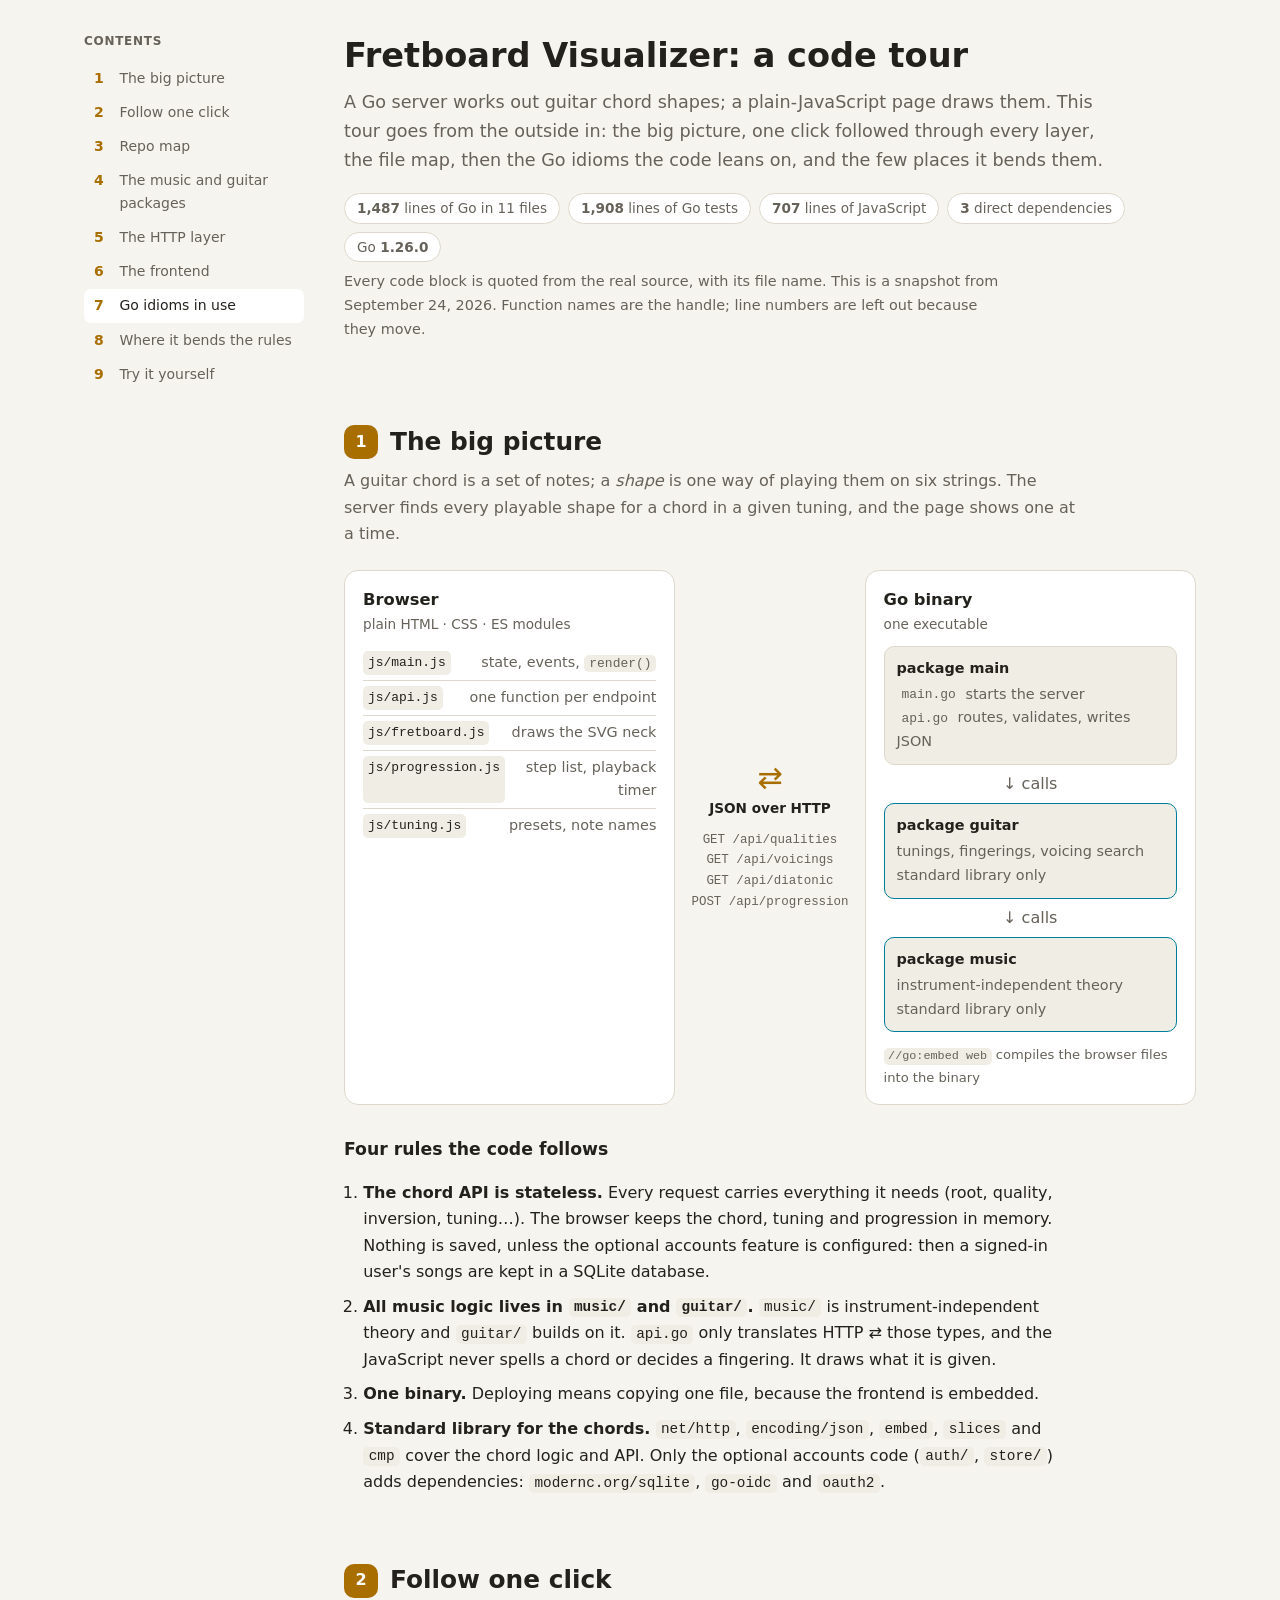
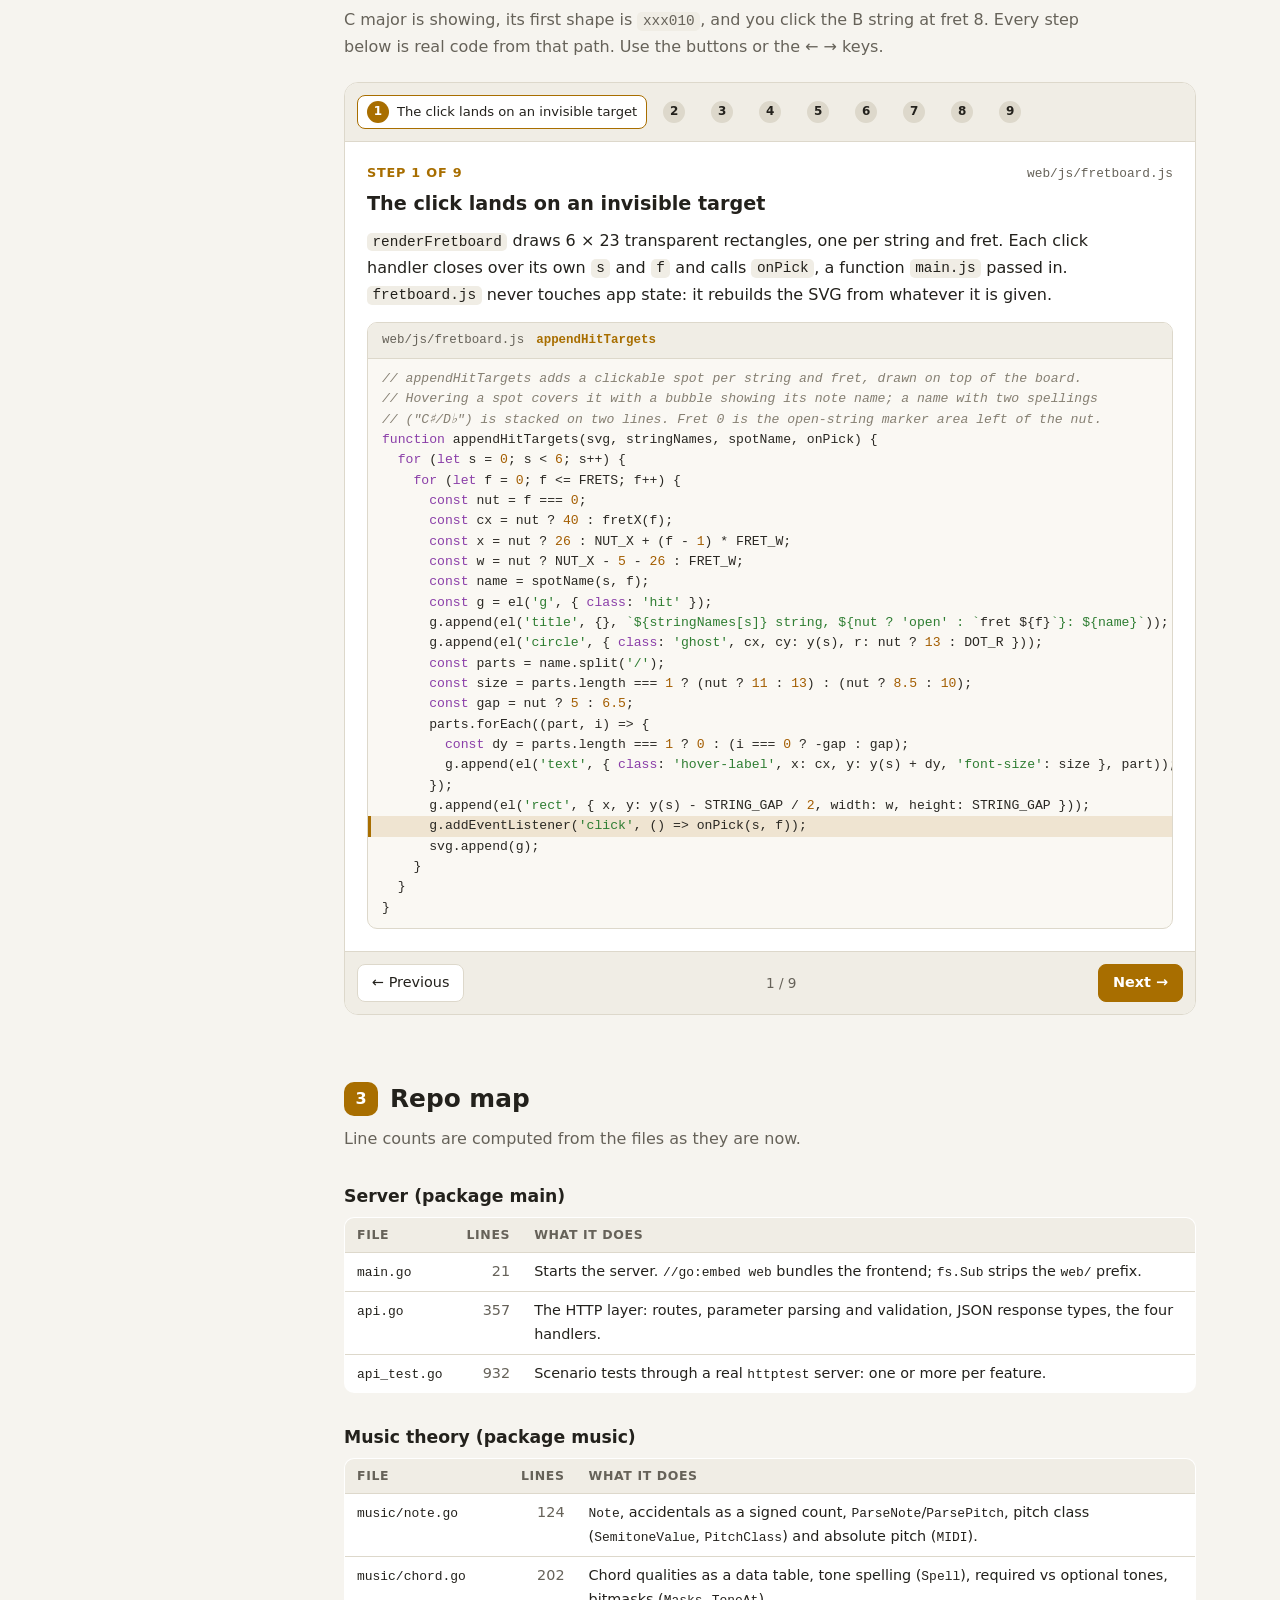
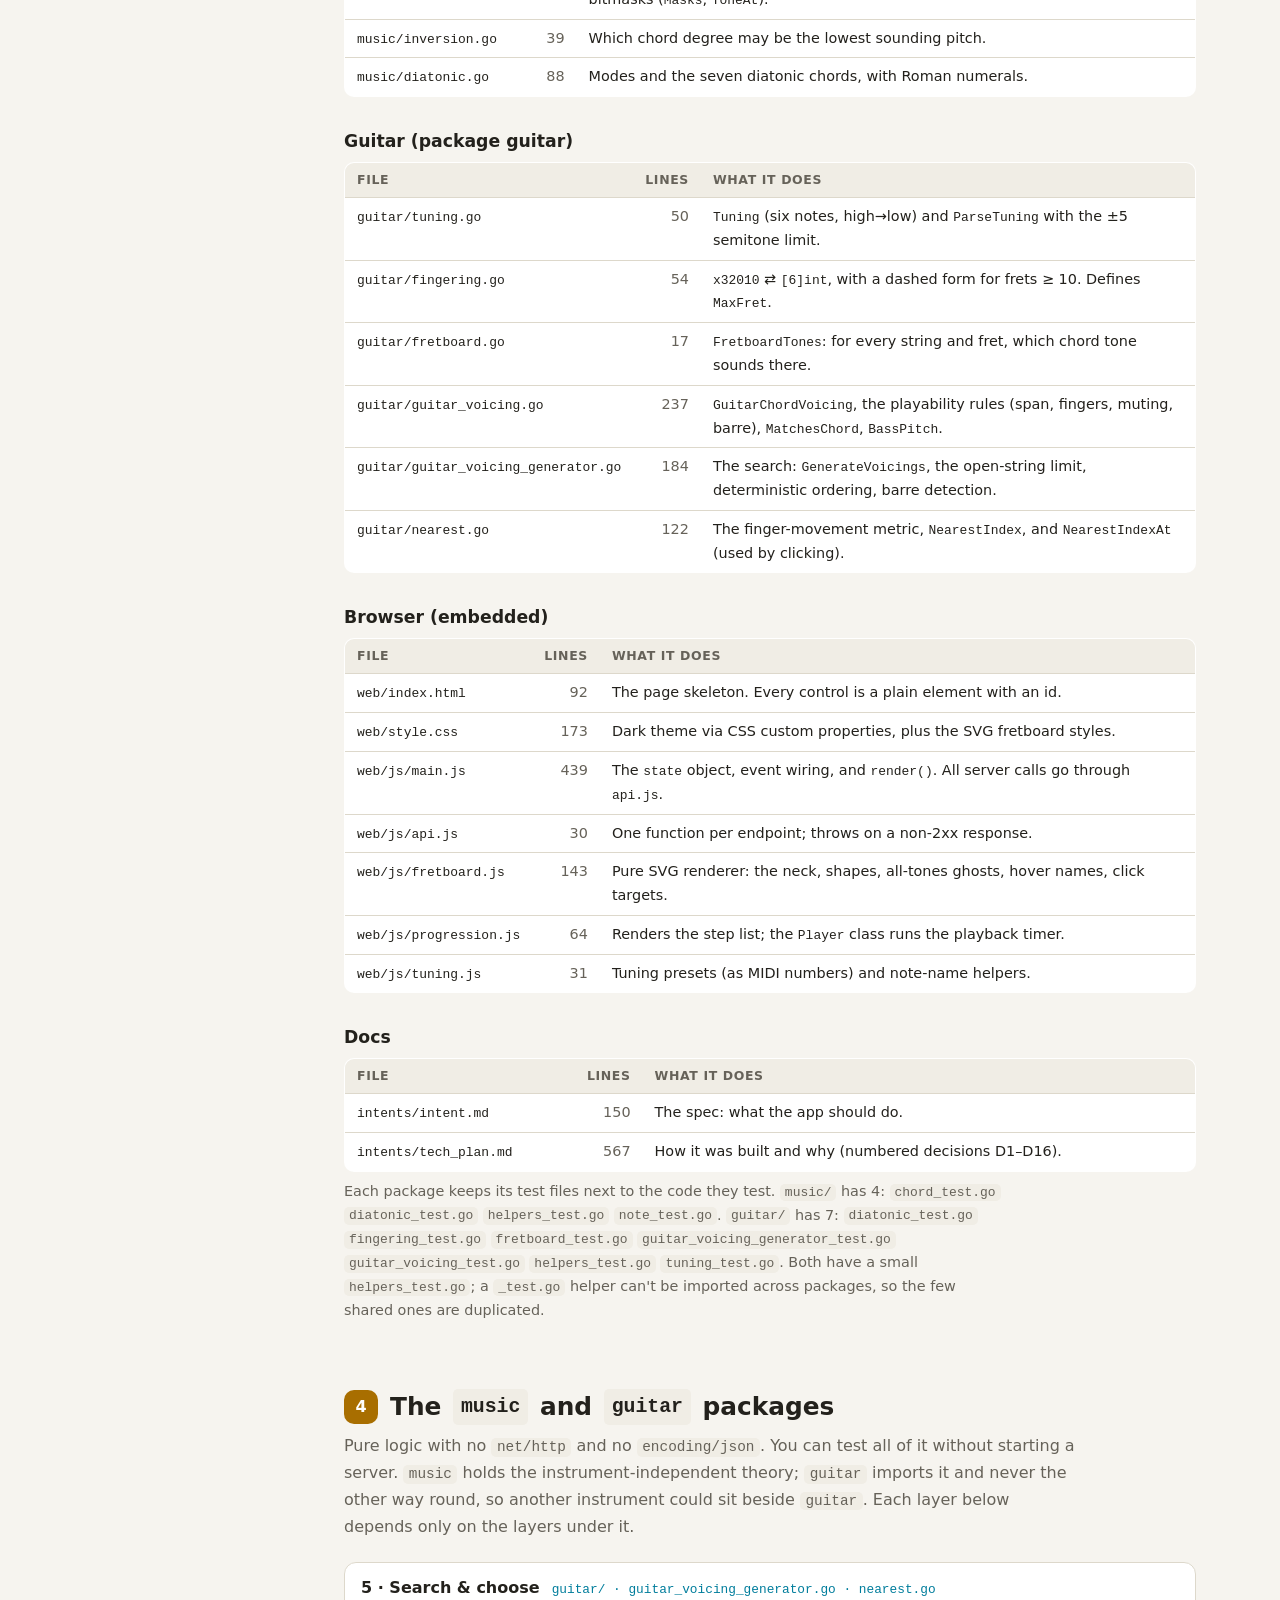
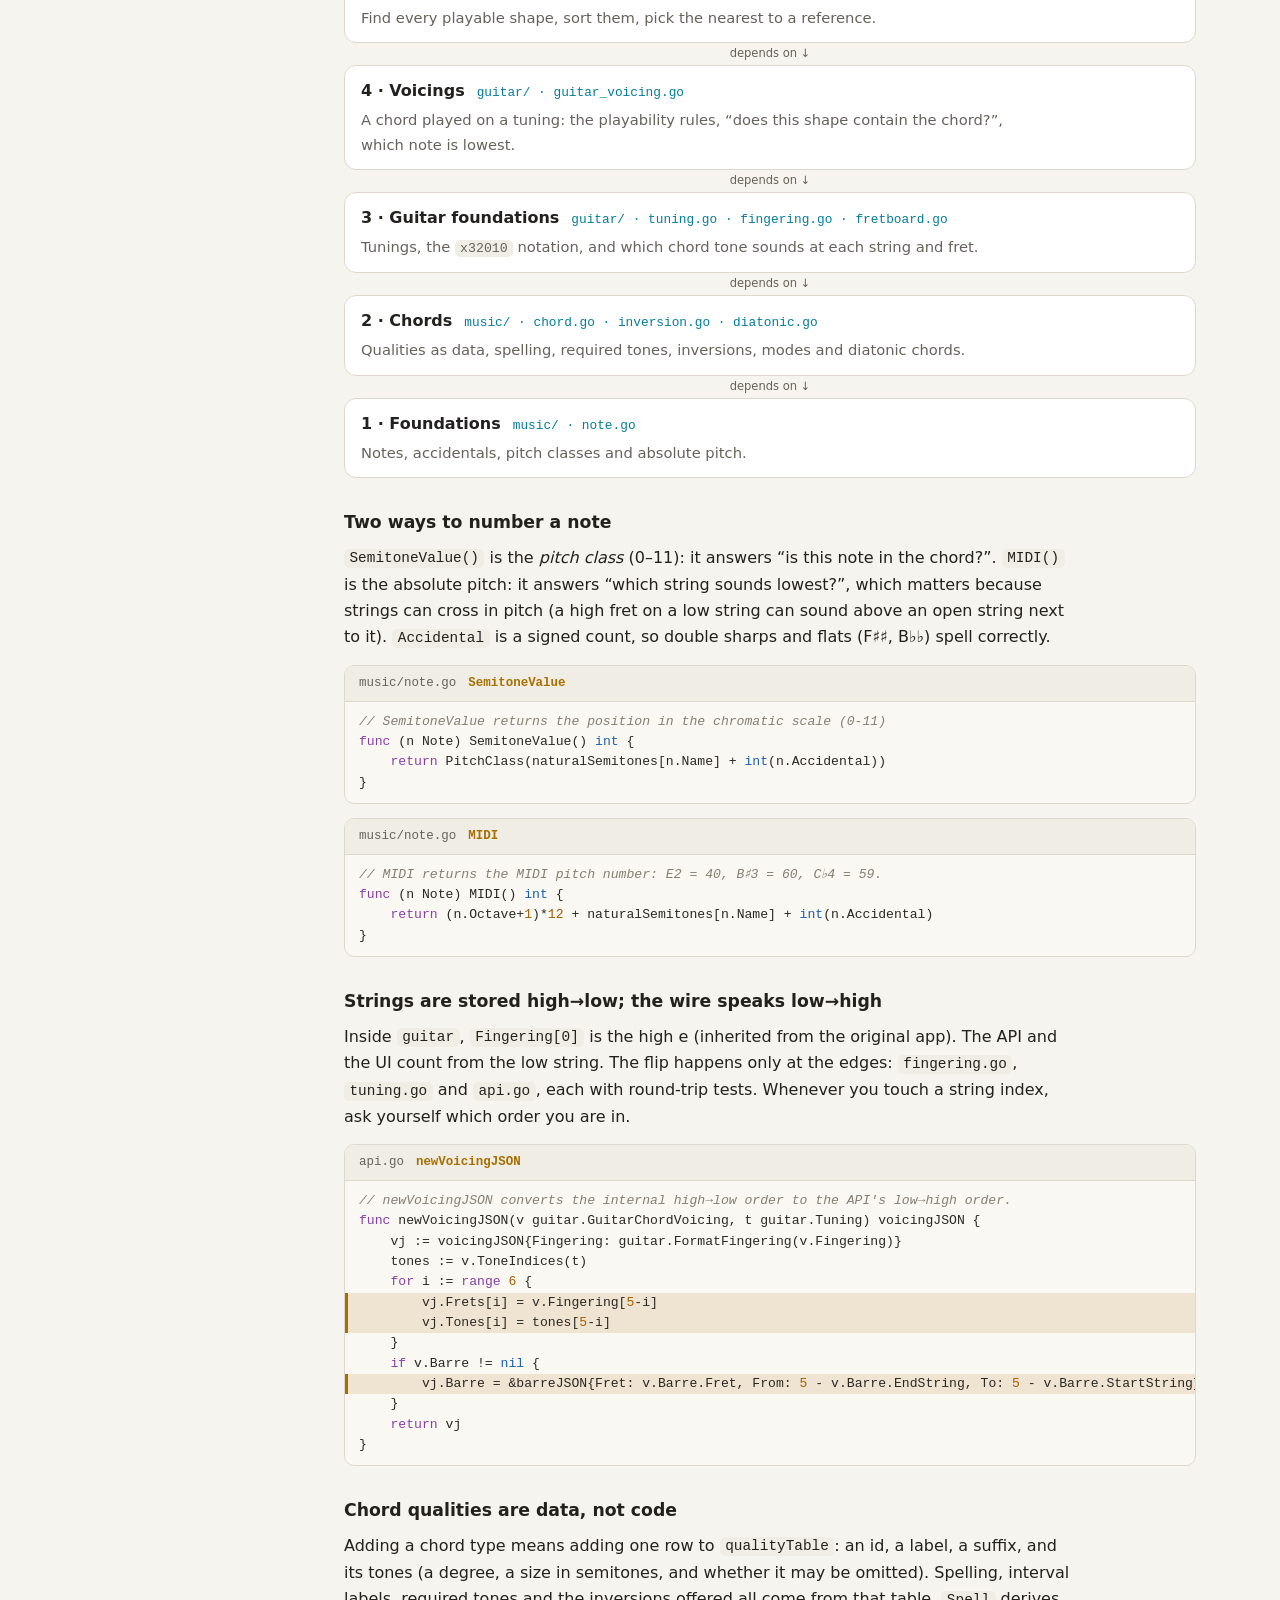
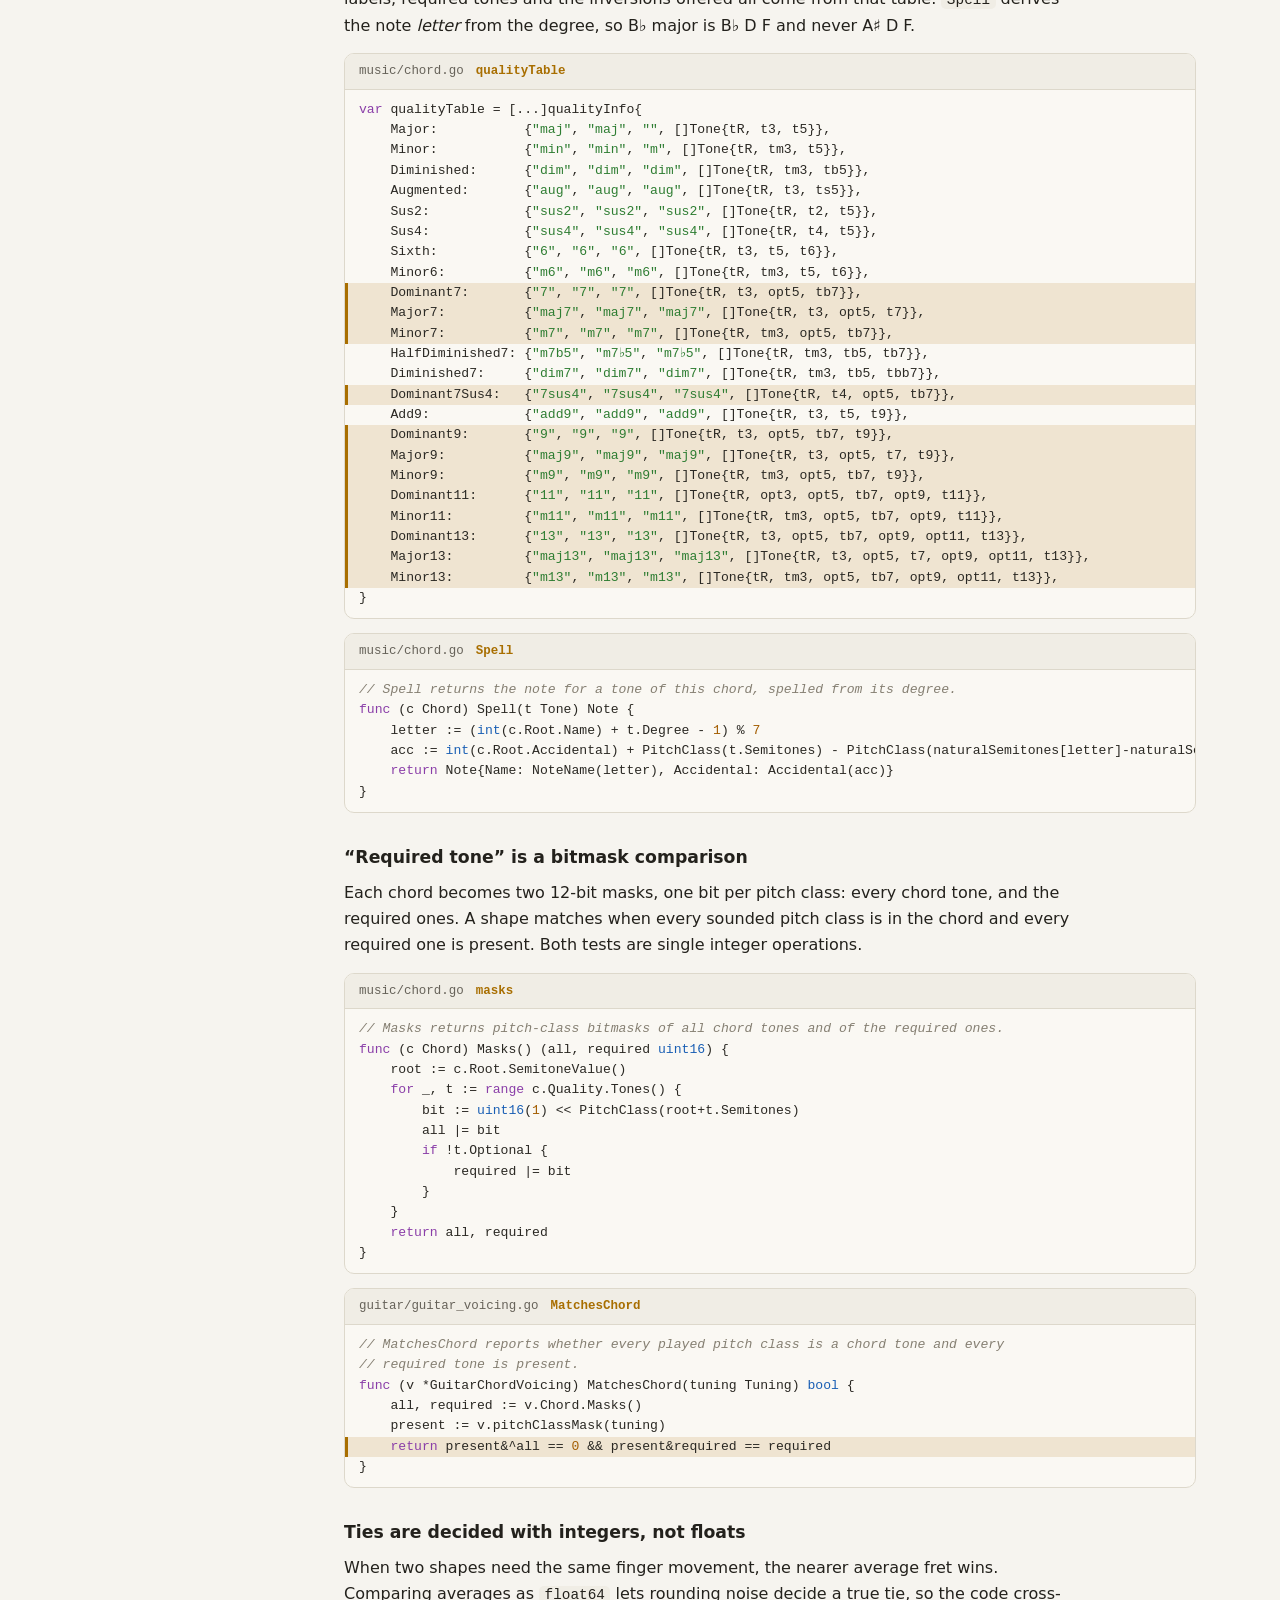
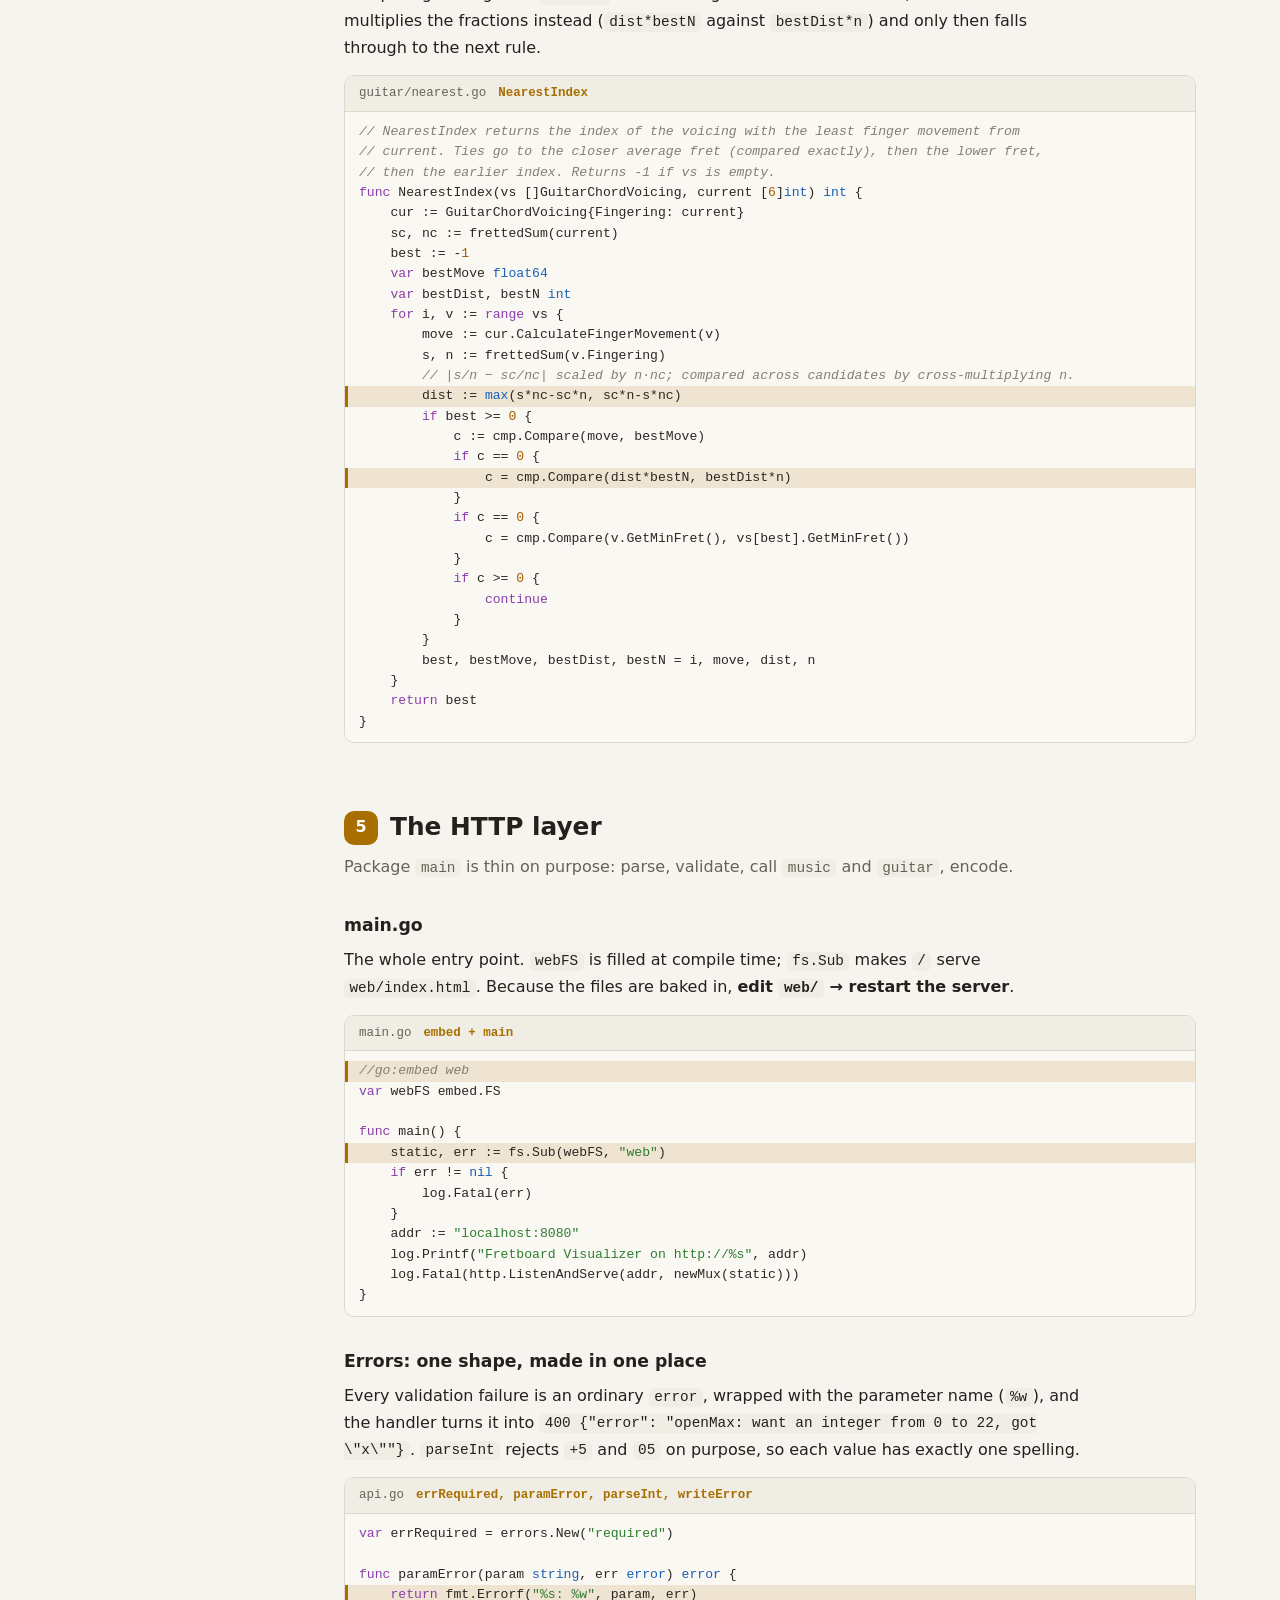
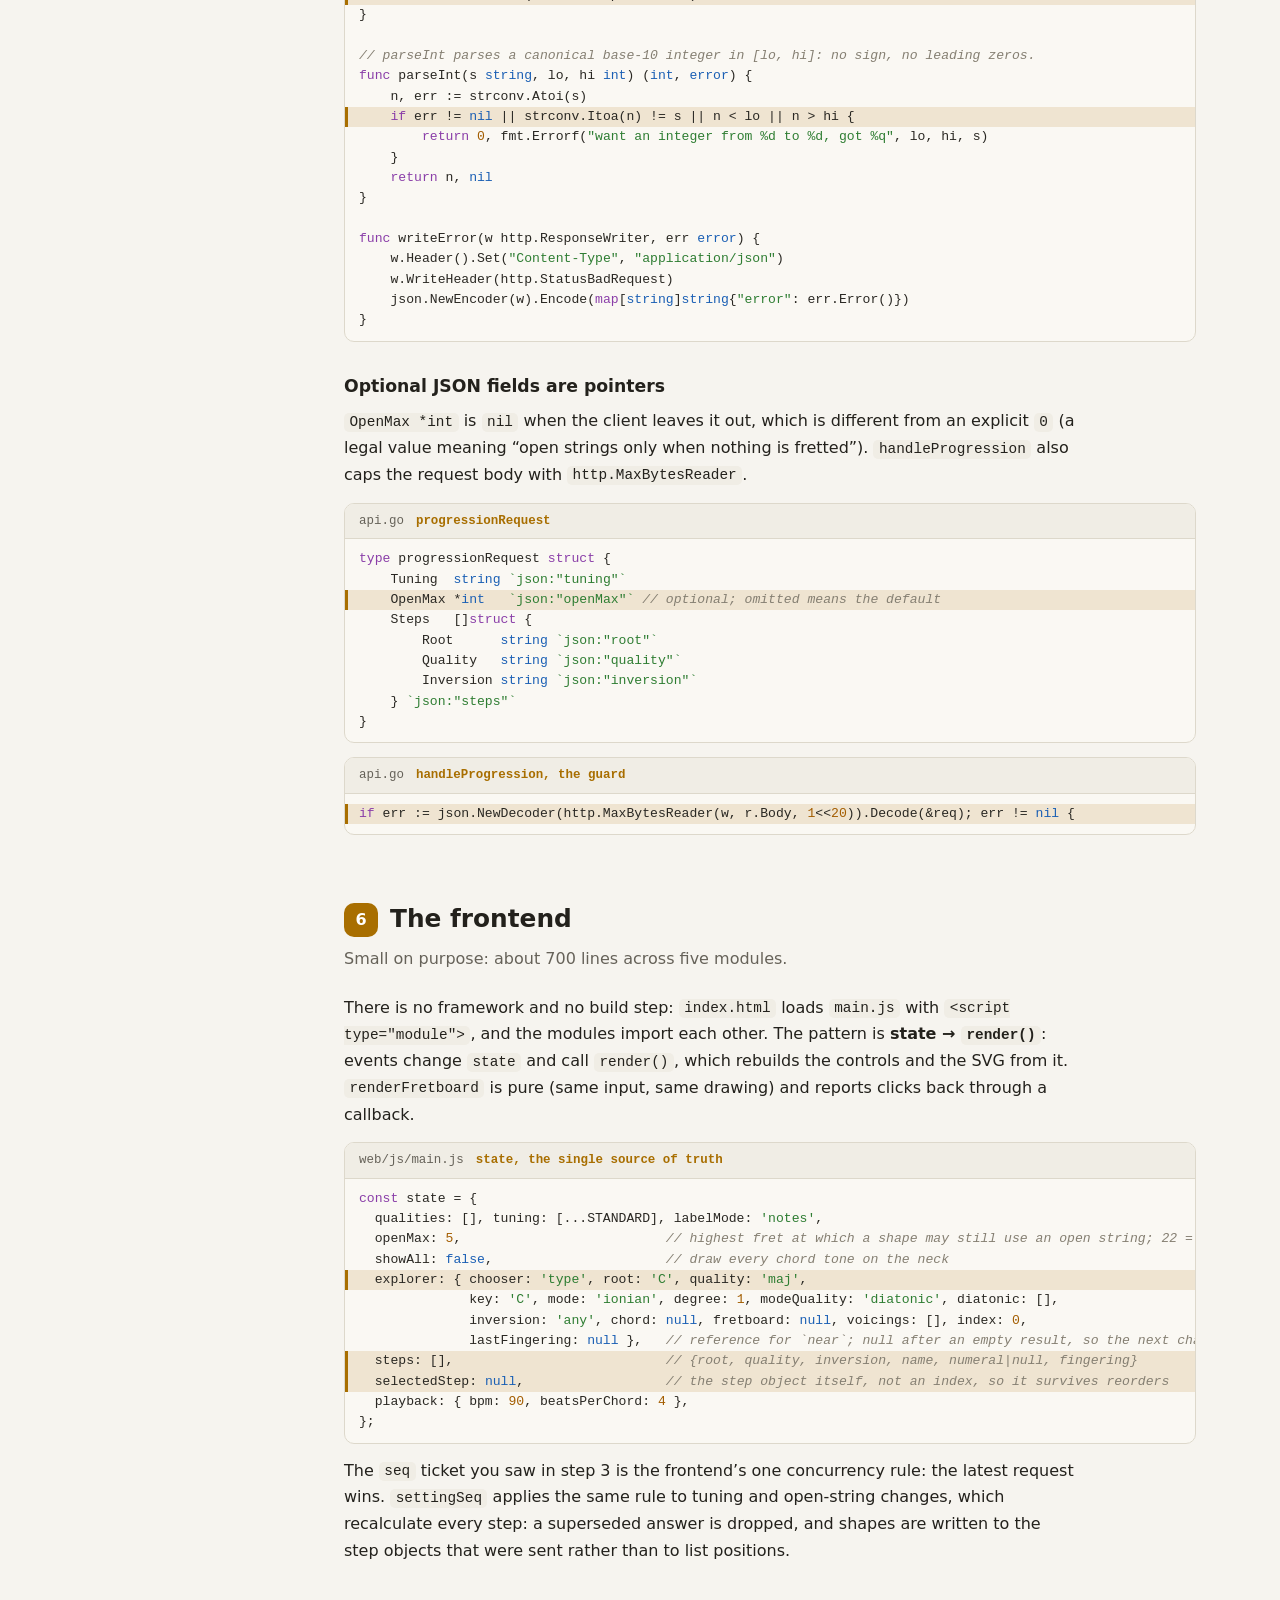
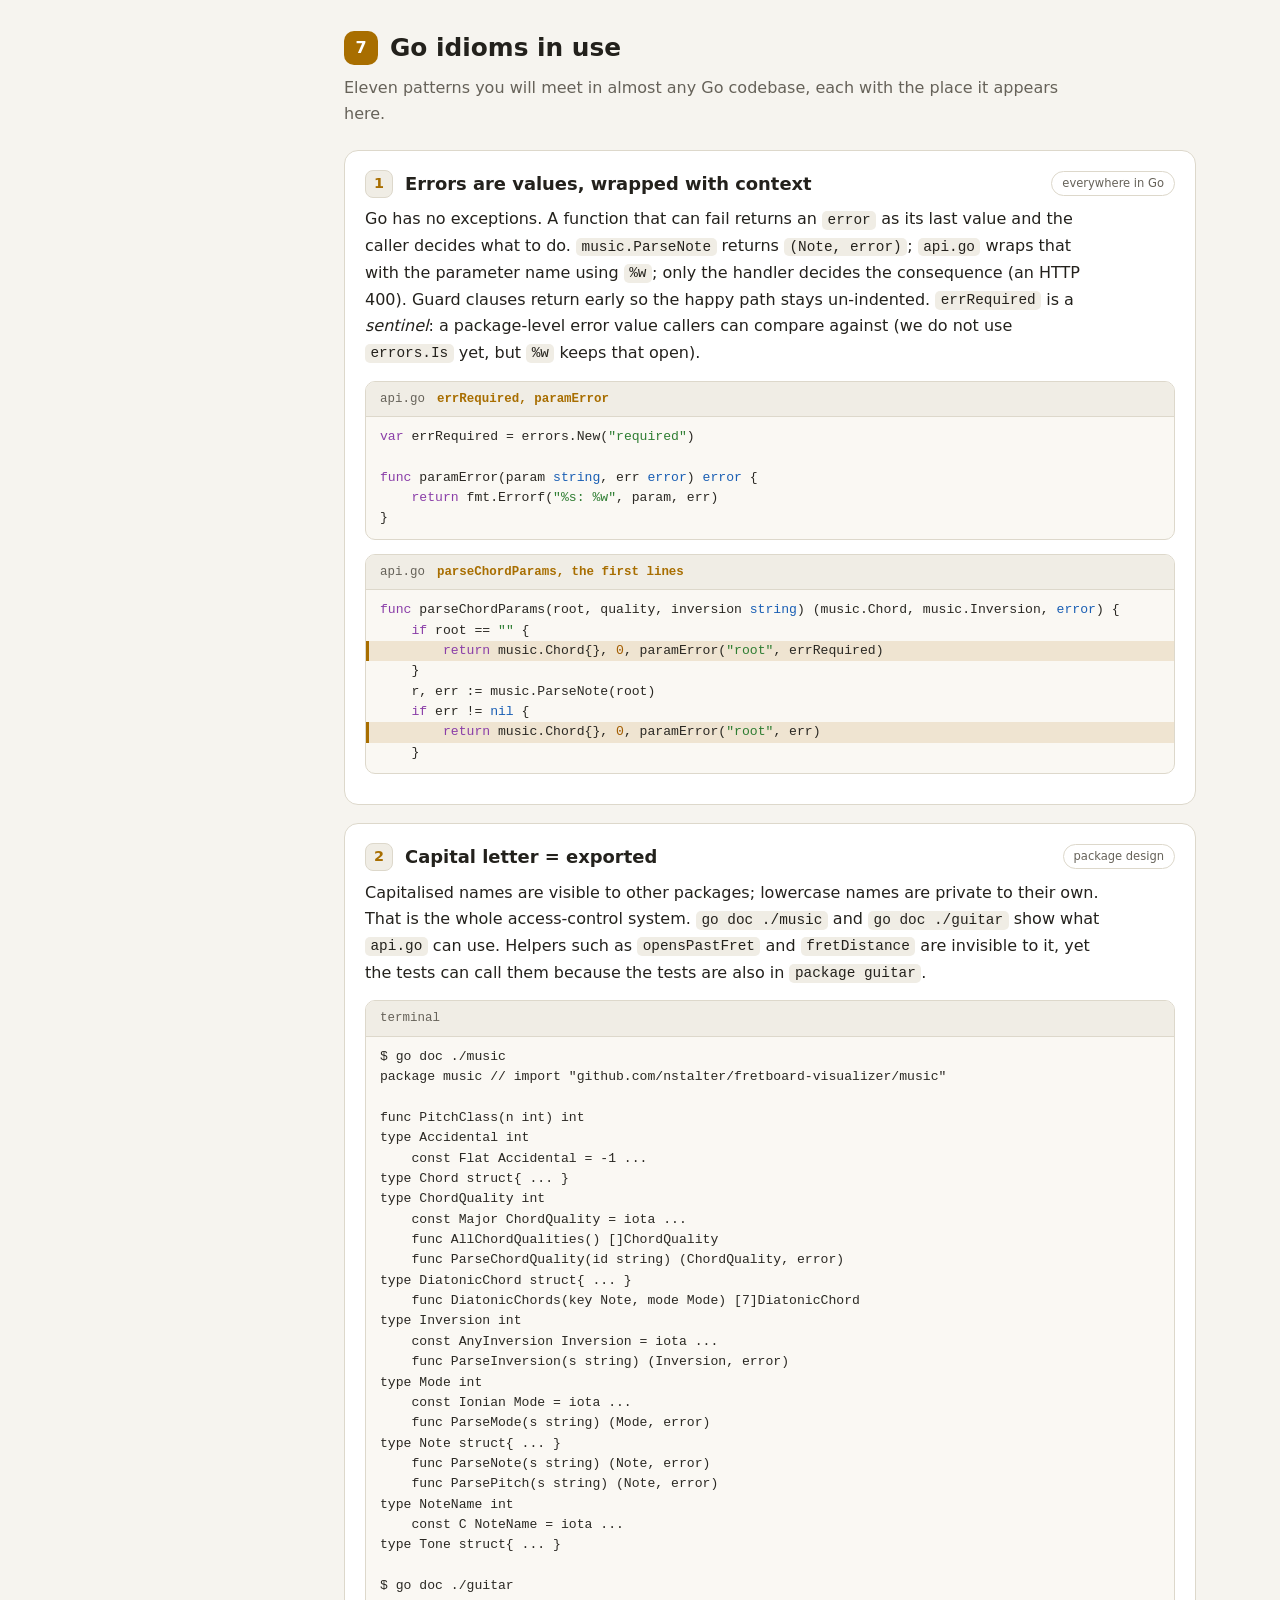
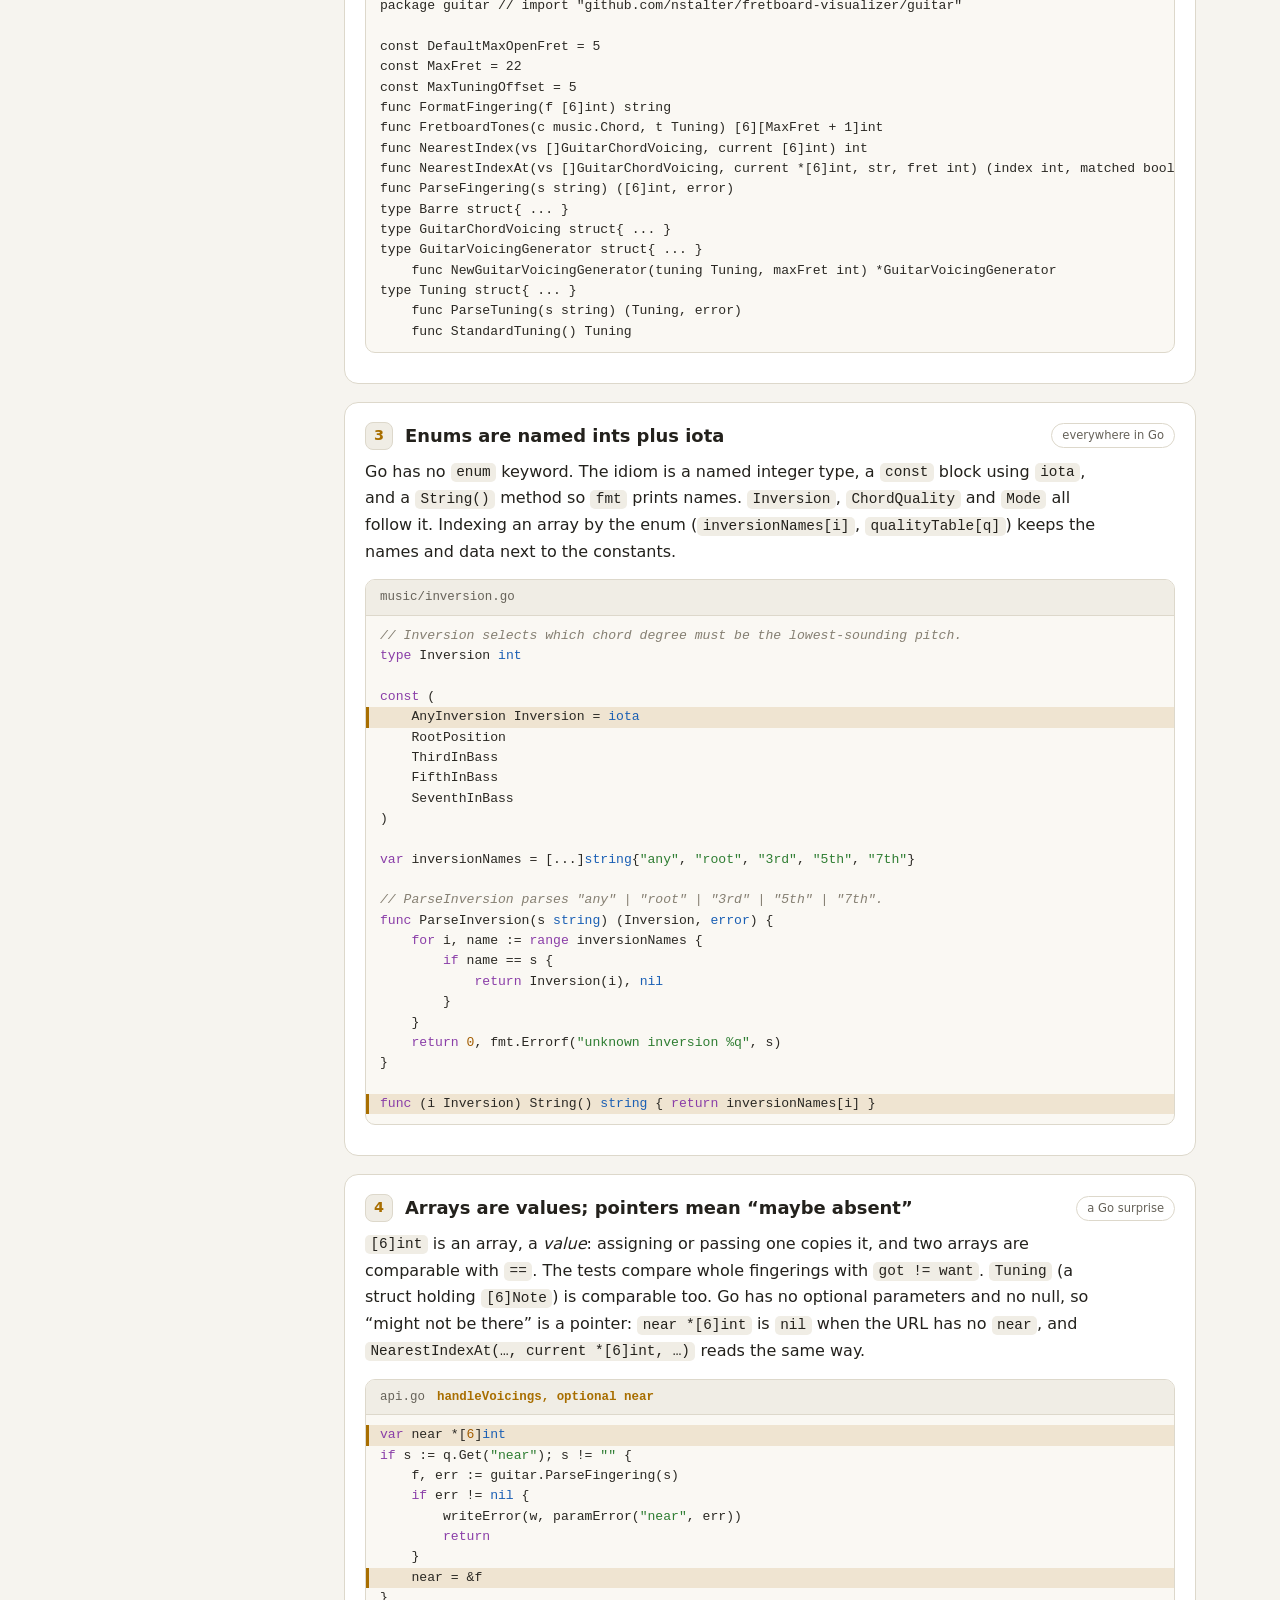
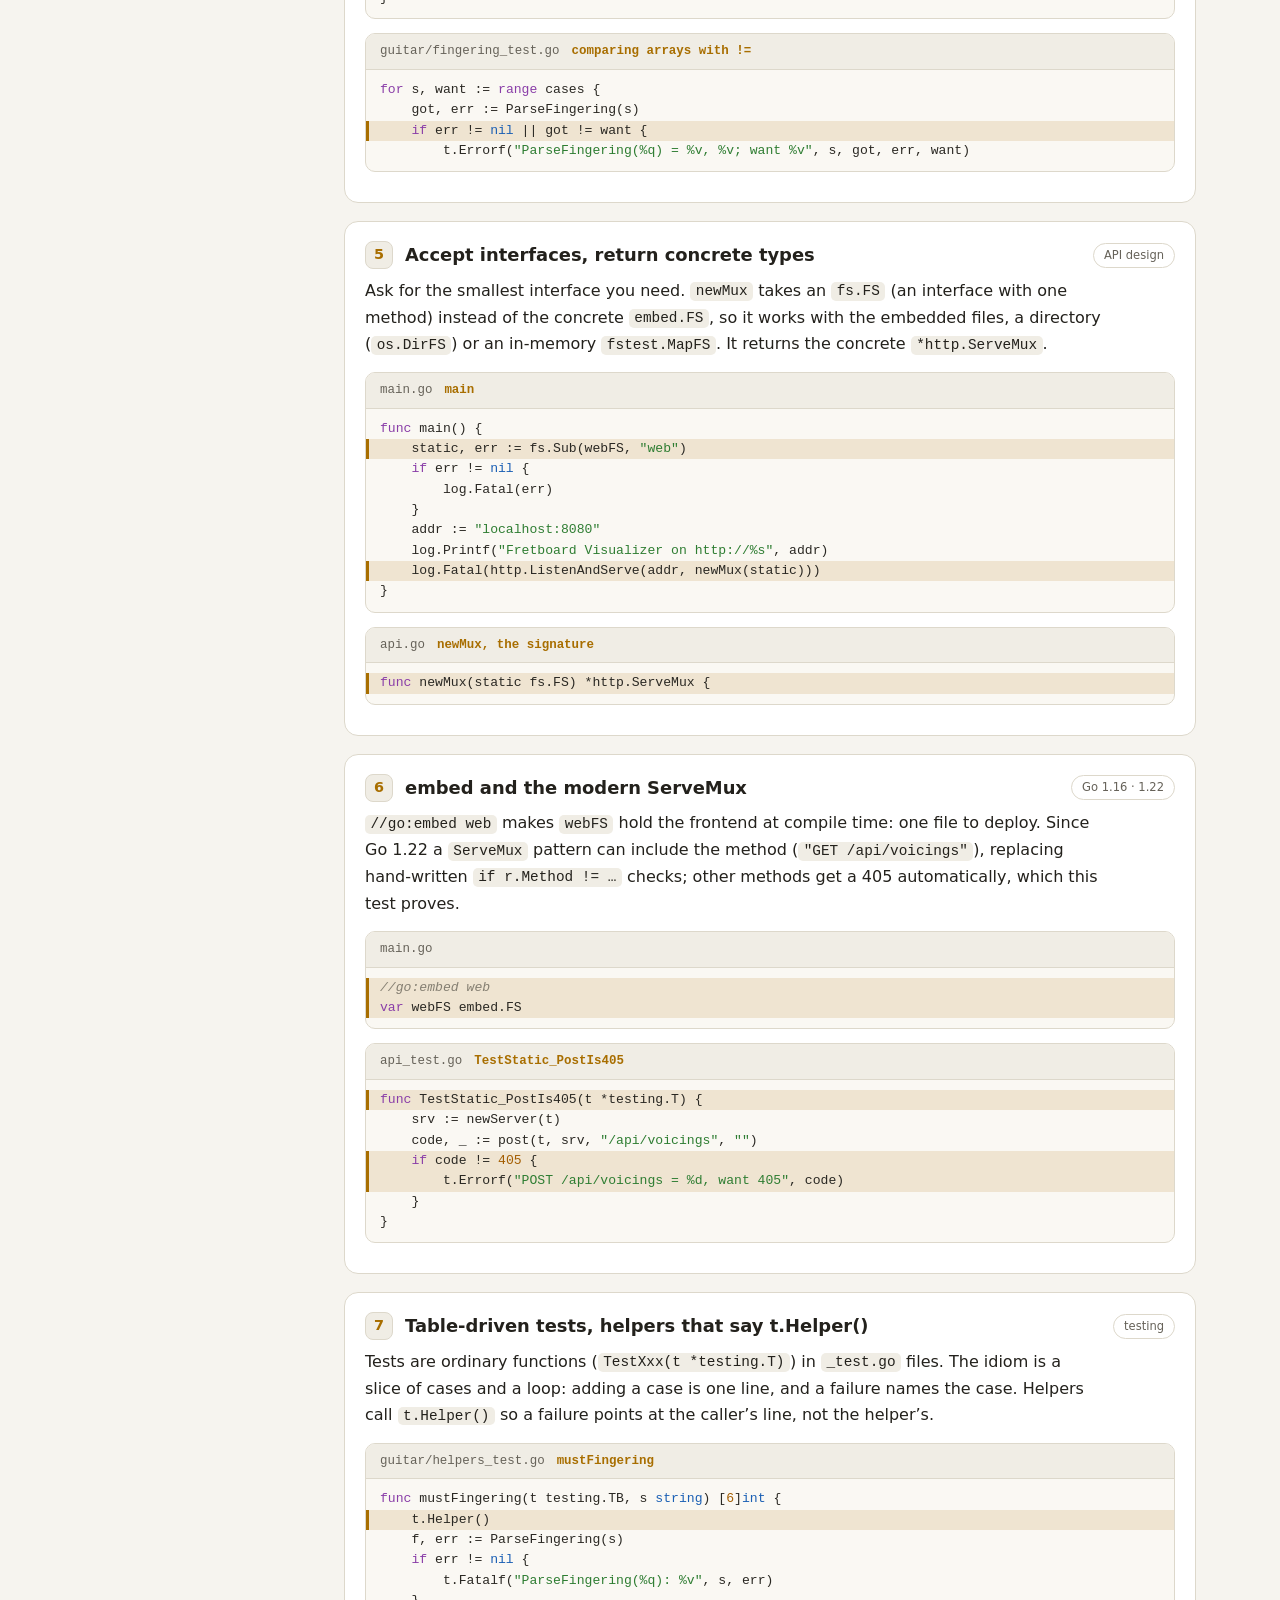
<file: docs/code-tour.html>
<!doctype html><html lang="en"><head><meta charset="utf-8"><meta name="viewport" content="width=device-width, initial-scale=1"><title>Fretboard Visualizer: code tour</title><style>
:root{--bg:#15171c;--panel:#1e2128;--panel2:#252932;--edge:#2f3440;--text:#e8e6e1;--muted:#9a9ca3;--accent:#e0a73a;--accent-ink:#1f1604;--link:#7db3ff;
--code-bg:#0f1115;--code-text:#d6d4cf;--k:#c792ea;--s:#a5d6a7;--c:#7f8794;--n:#f2b84b;--t:#82aaff;--hl:rgba(224,167,58,.17);--go:#00add8}
@media (prefers-color-scheme:light){:root{--bg:#f6f4ef;--panel:#fff;--panel2:#f0ede5;--edge:#ddd8cb;--text:#23211c;--muted:#666259;--accent:#a86e00;--accent-ink:#fff;--link:#1a5fb4;
--code-bg:#faf8f3;--code-text:#2a2823;--k:#8a3ea8;--s:#2e7d32;--c:#857f72;--n:#a35d00;--t:#1a5fb4;--hl:rgba(168,110,0,.14);--go:#007d9c}}
*{box-sizing:border-box}html{scroll-behavior:smooth;scroll-padding-top:20px}
body{margin:0;background:var(--bg);color:var(--text);font:16px/1.65 system-ui,-apple-system,"Segoe UI",sans-serif}
a{color:var(--link)}code,pre{font-family:ui-monospace,"SF Mono",Menlo,Consolas,monospace}
code{font-size:.9em;background:var(--panel2);padding:.1em .38em;border-radius:5px}
.wrap{display:grid;grid-template-columns:220px minmax(0,1fr);gap:40px;max-width:1160px;margin:0 auto;padding:0 24px}
nav.toc{position:sticky;top:0;align-self:start;height:100vh;overflow:auto;padding:32px 0;font-size:14px}
nav.toc strong{display:block;margin-bottom:10px;color:var(--muted);font-weight:600;text-transform:uppercase;letter-spacing:.06em;font-size:12px}
nav.toc a{display:flex;gap:10px;padding:5px 10px;margin:1px 0;border-radius:7px;color:var(--muted);text-decoration:none}
nav.toc a b{color:var(--accent);font-weight:600;min-width:1.1em}
nav.toc a:hover{background:var(--panel)}nav.toc a.on{background:var(--panel);color:var(--text)}
main{min-width:0;padding:36px 0 110px}
header.hero{padding-bottom:8px}
h1{font-size:2.1rem;line-height:1.2;margin:0 0 12px}
.lead{font-size:1.1rem;color:var(--muted);max-width:44em;margin:0 0 18px}
.chips{display:flex;flex-wrap:wrap;gap:8px;margin:0 0 6px}
.chip{background:var(--panel);border:1px solid var(--edge);border-radius:99px;padding:3px 12px;font-size:.85rem;color:var(--muted)}
.chip code{background:none;padding:0}
a.chip.link{text-decoration:none;color:var(--link)}a.chip.link:hover{border-color:var(--link)}
.small{color:var(--muted);font-size:.9rem}
section{margin-top:64px}
h2{display:flex;align-items:center;gap:12px;font-size:1.55rem;margin:0 0 6px}
h2 .num{display:inline-grid;place-items:center;width:34px;height:34px;border-radius:10px;background:var(--accent);color:var(--accent-ink);font-size:1rem;font-weight:700}
h2 code{font-size:.8em}
h3{font-size:1.08rem;margin:30px 0 6px}
p.intro{color:var(--muted);margin:4px 0 22px;max-width:46em}
p{margin:8px 0;max-width:46em}
/* architecture */
.arch{display:grid;grid-template-columns:1fr auto 1fr;gap:16px;align-items:stretch;margin:8px 0 6px}
.box{background:var(--panel);border:1px solid var(--edge);border-radius:14px;padding:16px 18px}
.box h4{margin:0 0 10px;font-size:1.02rem;display:flex;flex-direction:column}
.box h4 span{font-weight:400;color:var(--muted);font-size:.85rem}
.files{list-style:none;margin:0;padding:0}.files li{display:flex;justify-content:space-between;gap:10px;padding:5px 0;border-top:1px solid var(--edge);font-size:.9rem}
.files li:first-child{border-top:0}.files li span{color:var(--muted);text-align:right}
.wire{display:flex;flex-direction:column;align-items:center;justify-content:center;text-align:center;font-size:.85rem;color:var(--muted);gap:4px}
.wire .arrow{font-size:1.9rem;color:var(--accent);line-height:1}.wire strong{color:var(--text)}
.wire ul{list-style:none;margin:6px 0 0;padding:0;font-family:ui-monospace,Menlo,monospace;font-size:.78rem}
.server .pkg{border:1px solid var(--edge);border-radius:10px;padding:10px 12px;background:var(--panel2);font-size:.9rem}
.server .pkg b{display:block;margin-bottom:2px}.server .pkg span{color:var(--muted)}
.server .pkg.music{border-color:var(--go)}
.server .down{text-align:center;color:var(--muted);margin:6px 0}
.server .embed{margin-top:12px;font-size:.82rem;color:var(--muted)}
@media(max-width:820px){.arch{grid-template-columns:1fr}.wire{flex-direction:row;flex-wrap:wrap;justify-content:center}.wire .arrow{transform:rotate(90deg)}}
.rules{padding-left:1.2em;max-width:46em}.rules li{margin:8px 0}
/* stepper */
.stepper{border:1px solid var(--edge);background:var(--panel);border-radius:14px;overflow:hidden}
.step-nav{display:flex;flex-wrap:wrap;gap:6px;padding:12px;border-bottom:1px solid var(--edge);background:var(--panel2)}
.step-nav button{display:flex;align-items:center;gap:8px;font:inherit;font-size:.82rem;color:var(--muted);background:transparent;border:1px solid transparent;border-radius:8px;padding:5px 9px;cursor:pointer;text-align:left}
.step-nav button b{display:inline-grid;place-items:center;min-width:22px;height:22px;border-radius:99px;background:var(--edge);color:var(--text);font-size:.75rem}
.step-nav button span{display:none}
.step-nav button.on{color:var(--text);border-color:var(--accent);background:var(--panel)}.step-nav button.on b{background:var(--accent);color:var(--accent-ink)}
.step-nav button.on span{display:inline;max-width:26em}
.step-body{padding:6px 22px 8px}
.js .step{display:none}.js .step.active{display:block}
.step header{display:flex;flex-wrap:wrap;align-items:baseline;gap:4px 14px;margin-top:14px}
.step header h3{margin:0;font-size:1.2rem;flex:1 1 100%;order:2}
.stepno{order:1;color:var(--accent);font-size:.8rem;font-weight:600;text-transform:uppercase;letter-spacing:.06em}
.where{order:1;margin-left:auto;font-family:ui-monospace,Menlo,monospace;font-size:.8rem;color:var(--muted)}
.step-ctl{display:flex;align-items:center;justify-content:space-between;padding:12px;border-top:1px solid var(--edge);background:var(--panel2)}
.step-ctl button,button.more{font:inherit;font-size:.9rem;color:var(--text);background:var(--panel);border:1px solid var(--edge);border-radius:8px;padding:6px 14px;cursor:pointer}
.step-ctl button:hover,button.more:hover{border-color:var(--accent)}
.step-ctl button.primary{background:var(--accent);border-color:var(--accent);color:var(--accent-ink);font-weight:600}
#step-count{color:var(--muted);font-size:.85rem}
.see{margin:12px 0 4px;font-size:.85rem;color:var(--muted)}
/* code */
figure.code{margin:14px 0;border:1px solid var(--edge);border-radius:10px;background:var(--code-bg);overflow:hidden;position:relative}
figure.code figcaption{display:flex;flex-wrap:wrap;gap:4px 12px;align-items:baseline;padding:7px 14px;border-bottom:1px solid var(--edge);background:var(--panel2);font-size:.78rem}
figcaption .file{font-family:ui-monospace,Menlo,monospace;color:var(--muted)}figcaption .fn{font-family:ui-monospace,Menlo,monospace;color:var(--accent);font-weight:600}
figure.code pre{margin:0;padding:10px 14px;overflow-x:auto;font-size:.82rem;line-height:1.55;color:var(--code-text);tab-size:4}
figure.code pre code{background:none;padding:0;font-size:inherit;display:block}
.ln{display:block;white-space:pre;padding:0 14px;margin:0 -14px}.ln.hl{background:var(--hl);box-shadow:inset 3px 0 0 var(--accent)}
.k{color:var(--k)}.s{color:var(--s)}.c{color:var(--c);font-style:italic}.n{color:var(--n)}.t{color:var(--t)}
figure.term pre{color:var(--code-text)}
.js figure.long:not(.open) pre{max-height:31em;overflow:hidden}
.js figure.long:not(.open)::after{content:"";position:absolute;left:0;right:0;bottom:42px;height:70px;background:linear-gradient(transparent,var(--code-bg));pointer-events:none}
figure.long button.more{display:block;width:calc(100% - 24px);margin:10px 12px 12px}
/* table */
table.map{width:100%;border-collapse:collapse;font-size:.9rem;background:var(--panel);border:1px solid var(--edge);border-radius:10px;overflow:hidden}
table.map th,table.map td{text-align:left;padding:7px 12px;border-top:1px solid var(--edge);vertical-align:top}
table.map thead th{border-top:0;background:var(--panel2);color:var(--muted);font-size:.78rem;text-transform:uppercase;letter-spacing:.05em}
table.map td.n{text-align:right;color:var(--muted);font-variant-numeric:tabular-nums;width:4.5em}
table.map td:first-child{white-space:nowrap}table.map td code{background:none;padding:0}
/* layers */
.layers{list-style:none;margin:8px 0 0;padding:0;display:flex;flex-direction:column;gap:0}
.layers li{position:relative;background:var(--panel);border:1px solid var(--edge);border-radius:12px;padding:12px 16px;margin-bottom:22px}
.layers li:not(:last-child)::after{content:"depends on ↓";position:absolute;left:50%;bottom:-21px;transform:translateX(-50%);font-size:.72rem;color:var(--muted);background:var(--bg);padding:0 8px;line-height:20px}
.layers li:last-child{margin-bottom:0}.layers li b{margin-right:12px}.layers .files{font-family:ui-monospace,Menlo,monospace;font-size:.8rem;color:var(--go)}.layers p{margin:4px 0 0;color:var(--muted);font-size:.92rem}
/* cards */
.card{background:var(--panel);border:1px solid var(--edge);border-radius:14px;padding:6px 20px 16px;margin:18px 0;scroll-margin-top:16px}
.card header{display:flex;align-items:center;gap:12px;margin-top:12px}.card header h3{margin:0;font-size:1.12rem;flex:1}
.card .num{display:inline-grid;place-items:center;min-width:28px;height:28px;border-radius:8px;background:var(--panel2);border:1px solid var(--edge);color:var(--accent);font-weight:700;font-size:.9rem}
.tag{font-size:.72rem;color:var(--muted);border:1px solid var(--edge);border-radius:99px;padding:2px 10px;white-space:nowrap}
.bends{list-style:none;padding:0;margin:0}.bends li{background:var(--panel);border:1px solid var(--edge);border-left:4px solid var(--accent);border-radius:10px;padding:2px 18px 12px;margin:14px 0}
.bends h3{margin:14px 0 2px}
ol.order{max-width:46em}ol.order li{margin:6px 0}
aside.callout{border-left:4px solid var(--accent);background:var(--panel);padding:10px 16px;border-radius:8px;margin:14px 0}
@media(max-width:900px){.wrap{grid-template-columns:1fr;padding:0 16px;gap:0}nav.toc{position:static;height:auto;padding:16px 0 0;display:flex;flex-wrap:wrap;gap:4px}nav.toc strong{flex:1 1 100%;margin:0 0 4px}h1{font-size:1.7rem}}
@media print{nav.toc{display:none}.wrap{display:block}.js .step{display:block!important}}
</style></head><body><div class="wrap"><nav class="toc" aria-label="Contents"><strong>Contents</strong><a href="#overview"><b>1</b>The big picture</a><a href="#click"><b>2</b>Follow one click</a><a href="#map"><b>3</b>Repo map</a><a href="#music"><b>4</b>The music and guitar packages</a><a href="#http"><b>5</b>The HTTP layer</a><a href="#web"><b>6</b>The frontend</a><a href="#idioms"><b>7</b>Go idioms in use</a><a href="#bends"><b>8</b>Where it bends the rules</a><a href="#try"><b>9</b>Try it yourself</a></nav><main><header class="hero"><h1>Fretboard Visualizer: a code tour</h1><p class="lead">A Go server works out guitar chord shapes; a plain-JavaScript page draws them. This tour goes from the outside in: the big picture, one click followed through every layer, the file map, then the Go idioms the code leans on, and the few places it bends them.</p><div class="chips"><span class="chip"><strong>1,487</strong> lines of Go in 11 files</span><span class="chip"><strong>1,908</strong> lines of Go tests</span><span class="chip"><strong>707</strong> lines of JavaScript</span><span class="chip"><strong>3</strong> direct dependencies</span><span class="chip">Go <strong>1.26.0</strong></span></div><p class="small">Every code block is quoted from the real source, with its file name. This is a snapshot from September 24, 2026. Function names are the handle; line numbers are left out because they move.</p></header><section id="overview"><h2><span class="num">1</span>The big picture</h2><p class="intro">A guitar chord is a set of notes; a <em>shape</em> is one way of playing them on six strings. The server finds every playable shape for a chord in a given tuning, and the page shows one at a time.</p>
<div class="arch" role="img" aria-label="Browser talks JSON over HTTP to a single Go binary made of package main, package music and package guitar">
  <div class="box">
    <h4>Browser <span>plain HTML · CSS · ES modules</span></h4>
    <ul class="files">
      <li><code>js/main.js</code><span>state, events, <code>render()</code></span></li>
      <li><code>js/api.js</code><span>one function per endpoint</span></li>
      <li><code>js/fretboard.js</code><span>draws the SVG neck</span></li>
      <li><code>js/progression.js</code><span>step list, playback timer</span></li>
      <li><code>js/tuning.js</code><span>presets, note names</span></li>
    </ul>
  </div>
  <div class="wire">
    <div class="arrow">⇄</div>
    <strong>JSON over HTTP</strong>
    <ul>
      <li>GET /api/qualities</li>
      <li>GET /api/voicings</li>
      <li>GET /api/diatonic</li>
      <li>POST /api/progression</li>
    </ul>
  </div>
  <div class="box server">
    <h4>Go binary <span>one executable</span></h4>
    <div class="pkg"><b>package main</b><span><code>main.go</code> starts the server<br><code>api.go</code> routes, validates, writes JSON</span></div>
    <div class="down">↓ calls</div>
    <div class="pkg music"><b>package guitar</b><span>tunings, fingerings, voicing search<br>standard library only</span></div>
    <div class="down">↓ calls</div>
    <div class="pkg music"><b>package music</b><span>instrument-independent theory<br>standard library only</span></div>
    <div class="embed"><code>//go:embed web</code> compiles the browser files into the binary</div>
  </div>
</div><h3>Four rules the code follows</h3>
<ol class="rules">
  <li><strong>The chord API is stateless.</strong> Every request carries everything it needs (root, quality, inversion, tuning…). The browser keeps the chord, tuning and progression in memory. Nothing is saved, unless the optional accounts feature is configured: then a signed-in user's songs are kept in a SQLite database.</li>
  <li><strong>All music logic lives in <code>music/</code> and <code>guitar/</code>.</strong> <code>music/</code> is instrument-independent theory and <code>guitar/</code> builds on it. <code>api.go</code> only translates HTTP ⇄ those types, and the JavaScript never spells a chord or decides a fingering. It draws what it is given.</li>
  <li><strong>One binary.</strong> Deploying means copying one file, because the frontend is embedded.</li>
  <li><strong>Standard library for the chords.</strong> <code>net/http</code>, <code>encoding/json</code>, <code>embed</code>, <code>slices</code> and <code>cmp</code> cover the chord logic and API. Only the optional accounts code (<code>auth/</code>, <code>store/</code>) adds dependencies: <code>modernc.org/sqlite</code>, <code>go-oidc</code> and <code>oauth2</code>.</li>
</ol></section><section id="click"><h2><span class="num">2</span>Follow one click</h2><p class="intro">C major is showing, its first shape is <code>xxx010</code>, and you click the B string at fret 8. Every step below is real code from that path. Use the buttons or the ← → keys.</p><div class="stepper" id="stepper"><div class="step-nav" id="step-nav" role="tablist" aria-label="Steps"><button type="button" data-step="0" title="The click lands on an invisible target"><b>1</b><span>The click lands on an invisible target</span></button><button type="button" data-step="1" title="main.js decides what to ask"><b>2</b><span>main.js decides what to ask</span></button><button type="button" data-step="2" title="One function talks to the server, and ignores stale answers"><b>3</b><span>One function talks to the server, and ignores stale answers</span></button><button type="button" data-step="3" title="api.js turns options into a URL"><b>4</b><span>api.js turns options into a URL</span></button><button type="button" data-step="4" title="Go routes it"><b>5</b><span>Go routes it</span></button><button type="button" data-step="5" title="The handler validates, then hands off to music and guitar"><b>6</b><span>The handler validates, then hands off to music and guitar</span></button><button type="button" data-step="6" title="guitar searches every fingering"><b>7</b><span>guitar searches every fingering</span></button><button type="button" data-step="7" title="…and picks the nearest one"><b>8</b><span>…and picks the nearest one</span></button><button type="button" data-step="8" title="JSON comes back and the page redraws"><b>9</b><span>JSON comes back and the page redraws</span></button></div><div class="step-body"><article class="step" data-step="0"><header><span class="stepno">Step 1 of 9</span><h3>The click lands on an invisible target</h3><span class="where">web/js/fretboard.js</span></header><p><code>renderFretboard</code> draws 6 × 23 transparent rectangles, one per string and fret. Each click handler closes over its own <code>s</code> and <code>f</code> and calls <code>onPick</code>, a function <code>main.js</code> passed in. <code>fretboard.js</code> never touches app state: it rebuilds the SVG from whatever it is given.</p><figure class="code" data-lines="27"><figcaption><span class="file">web/js/fretboard.js</span><span class="fn">appendHitTargets</span></figcaption><pre><code><span class="ln"><span class="c">// appendHitTargets adds a clickable spot per string and fret, drawn on top of the board.</span></span><span class="ln"><span class="c">// Hovering a spot covers it with a bubble showing its note name; a name with two spellings</span></span><span class="ln"><span class="c">// (&quot;C♯/D♭&quot;) is stacked on two lines. Fret 0 is the open-string marker area left of the nut.</span></span><span class="ln"><span class="k">function</span> appendHitTargets(svg, stringNames, spotName, onPick) {</span><span class="ln">  <span class="k">for</span> (<span class="k">let</span> s = <span class="n">0</span>; s &lt; <span class="n">6</span>; s++) {</span><span class="ln">    <span class="k">for</span> (<span class="k">let</span> f = <span class="n">0</span>; f &lt;= FRETS; f++) {</span><span class="ln">      <span class="k">const</span> nut = f === <span class="n">0</span>;</span><span class="ln">      <span class="k">const</span> cx = nut ? <span class="n">40</span> : fretX(f);</span><span class="ln">      <span class="k">const</span> x = nut ? <span class="n">26</span> : NUT_X + (f - <span class="n">1</span>) * FRET_W;</span><span class="ln">      <span class="k">const</span> w = nut ? NUT_X - <span class="n">5</span> - <span class="n">26</span> : FRET_W;</span><span class="ln">      <span class="k">const</span> name = spotName(s, f);</span><span class="ln">      <span class="k">const</span> g = el(<span class="s">&#x27;g&#x27;</span>, { <span class="k">class</span>: <span class="s">&#x27;hit&#x27;</span> });</span><span class="ln">      g.append(el(<span class="s">&#x27;title&#x27;</span>, {}, <span class="s">`${stringNames[s]} string, ${nut ? &#x27;open&#x27; : `</span>fret ${f}<span class="s">`}: ${name}`</span>));</span><span class="ln">      g.append(el(<span class="s">&#x27;circle&#x27;</span>, { <span class="k">class</span>: <span class="s">&#x27;ghost&#x27;</span>, cx, cy: y(s), r: nut ? <span class="n">13</span> : DOT_R }));</span><span class="ln">      <span class="k">const</span> parts = name.split(<span class="s">&#x27;/&#x27;</span>);</span><span class="ln">      <span class="k">const</span> size = parts.length === <span class="n">1</span> ? (nut ? <span class="n">11</span> : <span class="n">13</span>) : (nut ? <span class="n">8.5</span> : <span class="n">10</span>);</span><span class="ln">      <span class="k">const</span> gap = nut ? <span class="n">5</span> : <span class="n">6.5</span>;</span><span class="ln">      parts.forEach((part, i) =&gt; {</span><span class="ln">        <span class="k">const</span> dy = parts.length === <span class="n">1</span> ? <span class="n">0</span> : (i === <span class="n">0</span> ? -gap : gap);</span><span class="ln">        g.append(el(<span class="s">&#x27;text&#x27;</span>, { <span class="k">class</span>: <span class="s">&#x27;hover-label&#x27;</span>, x: cx, y: y(s) + dy, <span class="s">&#x27;font-size&#x27;</span>: size }, part));</span><span class="ln">      });</span><span class="ln">      g.append(el(<span class="s">&#x27;rect&#x27;</span>, { x, y: y(s) - STRING_GAP / <span class="n">2</span>, width: w, height: STRING_GAP }));</span><span class="ln hl">      g.addEventListener(<span class="s">&#x27;click&#x27;</span>, () =&gt; onPick(s, f));</span><span class="ln">      svg.append(g);</span><span class="ln">    }</span><span class="ln">  }</span><span class="ln">}</span></code></pre></figure></article><article class="step" data-step="1"><header><span class="stepno">Step 2 of 9</span><h3>main.js decides what to ask</h3><span class="where">web/js/main.js</span></header><p><code>pickSpot</code> pauses playback (the spec says every explorer control does), then asks for shapes with <code>at=string:fret</code>. If a progression step is loaded, the newly chosen shape is copied into that step, exactly like the ◀ ▶ buttons do.</p><figure class="code" data-lines="11"><figcaption><span class="file">web/js/main.js</span><span class="fn">pickSpot</span></figcaption><pre><code><span class="ln"><span class="c">// pickSpot jumps to a shape of the current chord that plays the clicked spot</span></span><span class="ln"><span class="c">// (string low→high, fret 0 = open), falling back to the shape nearest that fret.</span></span><span class="ln"><span class="k">async</span> <span class="k">function</span> pickSpot(string, fret) {</span><span class="ln">  pause();</span><span class="ln hl">  <span class="k">const</span> data = <span class="k">await</span> loadVoicings({ at: <span class="s">`${string}:${fret}`</span> });</span><span class="ln">  <span class="k">if</span> (!data || !data.voicings.length) <span class="k">return</span>;</span><span class="ln">  <span class="k">if</span> (state.selectedStep) {</span><span class="ln hl">    state.selectedStep.fingering = state.explorer.lastFingering;</span><span class="ln">    render();</span><span class="ln">  }</span><span class="ln">}</span></code></pre></figure></article><article class="step" data-step="2"><header><span class="stepno">Step 3 of 9</span><h3>One function talks to the server, and ignores stale answers</h3><span class="where">web/js/main.js</span></header><p><code>loadVoicings</code> takes a ticket with <code>++seq</code>. When the response arrives, <code>my !== seq</code> drops it if a newer request has started, so a slow answer can never overwrite a fresh one. Then it stores the chord, the shapes and which shape is current.</p><figure class="code" data-lines="30"><figcaption><span class="file">web/js/main.js</span><span class="fn">loadVoicings</span></figcaption><pre><code><span class="ln"><span class="c">// loadVoicings fetches the current chord&#x27;s shapes and picks the one nearest `near`,</span></span><span class="ln"><span class="c">// or the exact `exact` fingering when present. With `at` (&quot;string:fret&quot;) the server picks</span></span><span class="ln"><span class="c">// a shape playing that spot. Returns the response, or null if it was stale or failed.</span></span><span class="ln"><span class="k">async</span> <span class="k">function</span> loadVoicings({ near = state.explorer.lastFingering, exact = <span class="t">null</span>, at = <span class="t">null</span> } = {}) {</span><span class="ln">  <span class="k">const</span> e = state.explorer;</span><span class="ln">  <span class="k">const</span> choice = currentChoice();</span><span class="ln">  <span class="k">if</span> (!choice) <span class="k">return</span> <span class="t">null</span>;</span><span class="ln hl">  <span class="k">const</span> my = ++seq;</span><span class="ln">  <span class="k">let</span> data = <span class="t">null</span>;</span><span class="ln">  <span class="k">try</span> {</span><span class="ln">    data = <span class="k">await</span> api.voicings({ ...choice, inversion: e.inversion, tuning: tuningParam(state.tuning), openMax: state.openMax, near, at });</span><span class="ln hl">    <span class="k">if</span> (my !== seq) <span class="k">return</span> <span class="t">null</span>;</span><span class="ln">    e.chord = data.chord;</span><span class="ln">    e.fretboard = data.fretboard;</span><span class="ln">    e.voicings = data.voicings;</span><span class="ln">    <span class="k">let</span> index = data.nearestIndex ?? <span class="n">0</span>;</span><span class="ln">    <span class="k">if</span> (exact) {</span><span class="ln">      <span class="k">const</span> j = data.voicings.findIndex((v) =&gt; v.fingering === exact);</span><span class="ln">      <span class="k">if</span> (j &gt;= <span class="n">0</span>) index = j;</span><span class="ln">    }</span><span class="ln">    e.index = index;</span><span class="ln">    e.lastFingering = data.voicings.length ? data.voicings[index].fingering : <span class="t">null</span>;</span><span class="ln">    showError(<span class="t">null</span>);</span><span class="ln">  } <span class="k">catch</span> (err) {</span><span class="ln">    <span class="k">if</span> (my === seq) showError(err);</span><span class="ln">    data = <span class="t">null</span>;</span><span class="ln">  }</span><span class="ln">  render();</span><span class="ln">  <span class="k">return</span> data;</span><span class="ln">}</span></code></pre></figure></article><article class="step" data-step="3"><header><span class="stepno">Step 4 of 9</span><h3>api.js turns options into a URL</h3><span class="where">web/js/api.js</span></header><p><code>URLSearchParams</code> handles the escaping (that is why <code>♯</code> and commas are safe) and empty values are skipped. A non-2xx response becomes a thrown <code>Error</code> carrying the server's message.</p><figure class="code" data-lines="12"><figcaption><span class="file">web/js/api.js</span></figcaption><pre><code><span class="ln"><span class="k">function</span> get(path, params) {</span><span class="ln hl">  <span class="k">const</span> qs = <span class="k">new</span> URLSearchParams();</span><span class="ln">  <span class="k">for</span> (<span class="k">const</span> [k, v] <span class="k">of</span> Object.entries(params)) {</span><span class="ln">    <span class="k">if</span> (v !== <span class="t">null</span> &amp;&amp; v !== <span class="t">undefined</span> &amp;&amp; v !== <span class="s">&#x27;&#x27;</span>) qs.set(k, v);</span><span class="ln">  }</span><span class="ln">  <span class="k">return</span> request(<span class="s">`${path}?${qs}`</span>);</span><span class="ln">}</span><span class="ln"> </span><span class="ln"><span class="k">export</span> <span class="k">const</span> qualities = () =&gt; request(<span class="s">&#x27;/api/qualities&#x27;</span>);</span><span class="ln"> </span><span class="ln"><span class="k">export</span> <span class="k">const</span> voicings = ({ root, quality, inversion, tuning, openMax, near, at }) =&gt;</span><span class="ln">  get(<span class="s">&#x27;/api/voicings&#x27;</span>, { root, quality, inversion, tuning, openMax, near, at });</span></code></pre></figure><figure class="code term"><figcaption><span class="file">the request that goes out (main.js also URL-escapes it)</span></figcaption><pre><code>GET /api/voicings?root=C&amp;quality=maj&amp;inversion=any&amp;tuning=E2,A2,D3,G3,B3,E4&amp;openMax=5&amp;near=xxx010&amp;at=4:8
</code></pre></figure></article><article class="step" data-step="4"><header><span class="stepno">Step 5 of 9</span><h3>Go routes it</h3><span class="where">api.go</span></header><p>A <code>ServeMux</code> pattern can include the HTTP method (Go 1.22). <code>&quot;GET /api/voicings&quot;</code> only matches GET, so a POST there gets a 405 for free. The last line serves the embedded frontend for everything else.</p><figure class="code" data-lines="9"><figcaption><span class="file">api.go</span><span class="fn">newMux</span></figcaption><pre><code><span class="ln"><span class="k">func</span> newMux(static fs.FS) *http.ServeMux {</span><span class="ln">	mux := http.NewServeMux()</span><span class="ln">	mux.HandleFunc(<span class="s">&quot;GET /api/qualities&quot;</span>, handleQualities)</span><span class="ln hl">	mux.HandleFunc(<span class="s">&quot;GET /api/voicings&quot;</span>, handleVoicings)</span><span class="ln">	mux.HandleFunc(<span class="s">&quot;GET /api/diatonic&quot;</span>, handleDiatonic)</span><span class="ln">	mux.HandleFunc(<span class="s">&quot;POST /api/progression&quot;</span>, handleProgression)</span><span class="ln hl">	mux.Handle(<span class="s">&quot;GET /&quot;</span>, http.FileServerFS(static))</span><span class="ln">	<span class="k">return</span> mux</span><span class="ln">}</span></code></pre></figure><p class="see">Go idioms here: <a class="chip link" href="#idiom-5">5 · accept interfaces</a> <a class="chip link" href="#idiom-6">6 · embed & mux</a></p></article><article class="step" data-step="5"><header><span class="stepno">Step 6 of 9</span><h3>The handler validates, then hands off to music and guitar</h3><span class="where">api.go</span></header><p>Every parameter is checked before any work happens, and each failure becomes a 400 whose message starts with the parameter name. Optional inputs are pointers: <code>near</code> and <code>at</code> stay <code>nil</code> when absent. Then <code>generate</code> builds the shapes and <code>NearestIndexAt</code> picks one.</p><figure class="code" data-lines="56"><figcaption><span class="file">api.go</span><span class="fn">handleVoicings</span></figcaption><pre><code><span class="ln"><span class="k">func</span> handleVoicings(w http.ResponseWriter, r *http.Request) {</span><span class="ln">	q := r.URL.Query()</span><span class="ln hl">	chord, inv, err := parseChordParams(q.Get(<span class="s">&quot;root&quot;</span>), q.Get(<span class="s">&quot;quality&quot;</span>), q.Get(<span class="s">&quot;inversion&quot;</span>))</span><span class="ln">	<span class="k">if</span> err != <span class="t">nil</span> {</span><span class="ln">		writeError(w, err)</span><span class="ln">		<span class="k">return</span></span><span class="ln">	}</span><span class="ln">	tuning, err := parseTuningParam(q.Get(<span class="s">&quot;tuning&quot;</span>))</span><span class="ln">	<span class="k">if</span> err != <span class="t">nil</span> {</span><span class="ln">		writeError(w, err)</span><span class="ln">		<span class="k">return</span></span><span class="ln">	}</span><span class="ln hl">	<span class="k">var</span> near *[<span class="n">6</span>]<span class="t">int</span></span><span class="ln">	<span class="k">if</span> s := q.Get(<span class="s">&quot;near&quot;</span>); s != <span class="s">&quot;&quot;</span> {</span><span class="ln">		f, err := guitar.ParseFingering(s)</span><span class="ln">		<span class="k">if</span> err != <span class="t">nil</span> {</span><span class="ln">			writeError(w, paramError(<span class="s">&quot;near&quot;</span>, err))</span><span class="ln">			<span class="k">return</span></span><span class="ln">		}</span><span class="ln">		near = &amp;f</span><span class="ln">	}</span><span class="ln hl">	openMax, err := parseOpenMax(q.Get(<span class="s">&quot;openMax&quot;</span>))</span><span class="ln">	<span class="k">if</span> err != <span class="t">nil</span> {</span><span class="ln">		writeError(w, err)</span><span class="ln">		<span class="k">return</span></span><span class="ln">	}</span><span class="ln">	<span class="k">var</span> at *[<span class="n">2</span>]<span class="t">int</span></span><span class="ln">	<span class="k">if</span> s := q.Get(<span class="s">&quot;at&quot;</span>); s != <span class="s">&quot;&quot;</span> {</span><span class="ln">		str, fret, err := parseAt(s)</span><span class="ln">		<span class="k">if</span> err != <span class="t">nil</span> {</span><span class="ln">			writeError(w, paramError(<span class="s">&quot;at&quot;</span>, err))</span><span class="ln">			<span class="k">return</span></span><span class="ln">		}</span><span class="ln">		at = &amp;[<span class="n">2</span>]<span class="t">int</span>{str, fret}</span><span class="ln">	}</span><span class="ln"> </span><span class="ln hl">	vs := generate(tuning, chord, inv, openMax)</span><span class="ln">	resp := voicingsResponse{Chord: newChordJSON(chord), Voicings: []voicingJSON{}}</span><span class="ln">	high2low := guitar.FretboardTones(chord, tuning)</span><span class="ln">	<span class="k">for</span> s := <span class="k">range</span> resp.Fretboard {</span><span class="ln">		resp.Fretboard[s] = high2low[<span class="n">5</span>-s]</span><span class="ln">	}</span><span class="ln">	<span class="k">for</span> _, v := <span class="k">range</span> vs {</span><span class="ln">		resp.Voicings = <span class="t">append</span>(resp.Voicings, newVoicingJSON(v, tuning))</span><span class="ln">	}</span><span class="ln">	<span class="k">switch</span> {</span><span class="ln">	<span class="k">case</span> <span class="t">len</span>(vs) == <span class="n">0</span>:</span><span class="ln">	<span class="k">case</span> at != <span class="t">nil</span>:</span><span class="ln hl">		i, matched := guitar.NearestIndexAt(vs, near, at[<span class="n">0</span>], at[<span class="n">1</span>])</span><span class="ln">		resp.NearestIndex, resp.AtMatched = &amp;i, &amp;matched</span><span class="ln">	<span class="k">case</span> near != <span class="t">nil</span>:</span><span class="ln">		i := guitar.NearestIndex(vs, *near)</span><span class="ln">		resp.NearestIndex = &amp;i</span><span class="ln">	}</span><span class="ln">	writeJSON(w, resp)</span><span class="ln">}</span></code></pre></figure><p class="see">Go idioms here: <a class="chip link" href="#idiom-1">1 · errors are values</a> <a class="chip link" href="#idiom-4">4 · values & pointers</a> <a class="chip link" href="#idiom-11">11 · DTOs</a></p></article><article class="step" data-step="6"><header><span class="stepno">Step 7 of 9</span><h3>guitar searches every fingering</h3><span class="where">guitar/guitar_voicing_generator.go</span></header><p>A depth-first walk over the six strings. Each string may be muted, or fretted at any fret whose pitch class is a chord tone. A branch is abandoned as soon as its fret span exceeds 3. At each leaf the shape must contain every <em>required</em> tone (one bitmask comparison), be playable, respect the inversion and the open-string limit. Even the largest chord (Cmaj13) takes about 3 ms; the version before this one took about 7 s.</p><figure class="code" data-lines="61"><figcaption><span class="file">guitar/guitar_voicing_generator.go</span><span class="fn">GenerateVoicings</span></figcaption><pre><code><span class="ln"><span class="c">// GenerateVoicings returns every playable voicing of the chord whose lowest pitch</span></span><span class="ln"><span class="c">// satisfies the inversion, sorted by fret (D7).</span></span><span class="ln"><span class="k">func</span> (g *GuitarVoicingGenerator) GenerateVoicings(chord music.Chord, inv music.Inversion) []GuitarChordVoicing {</span><span class="ln">	all, required := chord.Masks()</span><span class="ln">	at := chord.ToneAt()</span><span class="ln">	tones := chord.Quality.Tones()</span><span class="ln"> </span><span class="ln">	<span class="c">// Candidates per string: muted, or any fret whose pitch class is a chord tone.</span></span><span class="ln">	<span class="k">var</span> candidates [<span class="n">6</span>][]<span class="t">int</span></span><span class="ln">	<span class="k">for</span> s := <span class="k">range</span> candidates {</span><span class="ln">		candidates[s] = []<span class="t">int</span>{-<span class="n">1</span>}</span><span class="ln">		open := g.tuning.Strings[s].SemitoneValue()</span><span class="ln">		<span class="k">for</span> fret := <span class="n">0</span>; fret &lt;= g.maxFret; fret++ {</span><span class="ln">			<span class="k">if</span> all&amp;(<span class="n">1</span>&lt;&lt;music.PitchClass(open+fret)) != <span class="n">0</span> {</span><span class="ln">				candidates[s] = <span class="t">append</span>(candidates[s], fret)</span><span class="ln">			}</span><span class="ln">		}</span><span class="ln">	}</span><span class="ln"> </span><span class="ln">	voicings := []GuitarChordVoicing{}</span><span class="ln">	<span class="k">var</span> fingering [<span class="n">6</span>]<span class="t">int</span></span><span class="ln hl">	<span class="k">var</span> walk <span class="k">func</span>(s <span class="t">int</span>, present <span class="t">uint16</span>, lo, hi <span class="t">int</span>)</span><span class="ln">	walk = <span class="k">func</span>(s <span class="t">int</span>, present <span class="t">uint16</span>, lo, hi <span class="t">int</span>) {</span><span class="ln">		<span class="k">if</span> s == <span class="n">6</span> {</span><span class="ln hl">			<span class="k">if</span> present&amp;required != required {</span><span class="ln">				<span class="k">return</span></span><span class="ln">			}</span><span class="ln">			v := GuitarChordVoicing{Chord: chord, Fingering: fingering}</span><span class="ln">			v.Barre = detectBarreForVoicing(v.Fingering)</span><span class="ln hl">			<span class="k">if</span> !v.IsPlayable() || opensPastFret(v.Fingering, g.MaxOpenFret) {</span><span class="ln">				<span class="k">return</span></span><span class="ln">			}</span><span class="ln">			bass := at[music.PitchClass(v.BassPitch(g.tuning))]</span><span class="ln hl">			<span class="k">if</span> !inv.AllowsBass(tones[bass].Degree) {</span><span class="ln">				<span class="k">return</span></span><span class="ln">			}</span><span class="ln">			voicings = <span class="t">append</span>(voicings, v)</span><span class="ln">			<span class="k">return</span></span><span class="ln">		}</span><span class="ln">		open := g.tuning.Strings[s].SemitoneValue()</span><span class="ln">		<span class="k">for</span> _, fret := <span class="k">range</span> candidates[s] {</span><span class="ln">			fingering[s] = fret</span><span class="ln">			<span class="k">switch</span> {</span><span class="ln">			<span class="k">case</span> fret &lt; <span class="n">0</span>:</span><span class="ln">				walk(s+<span class="n">1</span>, present, lo, hi)</span><span class="ln">			<span class="k">case</span> fret == <span class="n">0</span>:</span><span class="ln">				walk(s+<span class="n">1</span>, present|<span class="n">1</span>&lt;&lt;music.PitchClass(open), lo, hi)</span><span class="ln">			<span class="k">default</span>:</span><span class="ln">				nlo, nhi := <span class="t">min</span>(lo, fret), <span class="t">max</span>(hi, fret)</span><span class="ln hl">				<span class="k">if</span> nhi-nlo &gt; <span class="n">3</span> { <span class="c">// same limit as IsPlayable&#x27;s fret span</span></span><span class="ln">					<span class="k">continue</span></span><span class="ln">				}</span><span class="ln">				walk(s+<span class="n">1</span>, present|<span class="n">1</span>&lt;&lt;music.PitchClass(open+fret), nlo, nhi)</span><span class="ln">			}</span><span class="ln">		}</span><span class="ln">	}</span><span class="ln">	walk(<span class="n">0</span>, <span class="n">0</span>, MaxFret+<span class="n">1</span>, <span class="n">0</span>)</span><span class="ln"> </span><span class="ln">	slices.SortFunc(voicings, compareVoicings)</span><span class="ln">	<span class="k">return</span> voicings</span><span class="ln">}</span></code></pre></figure><p class="see">Go idioms here: <a class="chip link" href="#idiom-9">9 · modern stdlib</a> <a class="chip link" href="#idiom-10">10 · closures</a></p></article><article class="step" data-step="7"><header><span class="stepno">Step 8 of 9</span><h3>…and picks the nearest one</h3><span class="where">guitar/nearest.go</span></header><p>Among shapes that play exactly the clicked spot, <code>NearestIndex</code> chooses the one with the least finger movement from the current shape. If no shape plays it (a non-chord tone), <code>closestToFret</code> falls back to the shape whose fret range is nearest the click.</p><figure class="code" data-lines="22"><figcaption><span class="file">guitar/nearest.go</span><span class="fn">NearestIndexAt</span></figcaption><pre><code><span class="ln"><span class="c">// NearestIndexAt picks a voicing for a clicked fretboard spot: string str (internal</span></span><span class="ln"><span class="c">// high→low index) at fret. Among voicings that play exactly that spot it returns the</span></span><span class="ln"><span class="c">// nearest to current (or, when current is nil, the one closest in position to fret),</span></span><span class="ln"><span class="c">// with matched = true. When none play it, it falls back to closestToFret over all of vs</span></span><span class="ln"><span class="c">// with matched = false. Returns -1 if vs is empty.</span></span><span class="ln"><span class="k">func</span> NearestIndexAt(vs []GuitarChordVoicing, current *[<span class="n">6</span>]<span class="t">int</span>, str, fret <span class="t">int</span>) (index <span class="t">int</span>, matched <span class="t">bool</span>) {</span><span class="ln">	<span class="k">var</span> hits []GuitarChordVoicing</span><span class="ln">	<span class="k">var</span> hitIdx []<span class="t">int</span></span><span class="ln">	<span class="k">for</span> i, v := <span class="k">range</span> vs {</span><span class="ln">		<span class="k">if</span> v.Fingering[str] == fret {</span><span class="ln">			hits = <span class="t">append</span>(hits, v)</span><span class="ln">			hitIdx = <span class="t">append</span>(hitIdx, i)</span><span class="ln">		}</span><span class="ln">	}</span><span class="ln">	<span class="k">if</span> <span class="t">len</span>(hits) &gt; <span class="n">0</span> {</span><span class="ln">		<span class="k">if</span> current != <span class="t">nil</span> {</span><span class="ln hl">			<span class="k">return</span> hitIdx[NearestIndex(hits, *current)], <span class="t">true</span></span><span class="ln">		}</span><span class="ln hl">		<span class="k">return</span> hitIdx[closestToFret(hits, <span class="t">nil</span>, fret)], <span class="t">true</span></span><span class="ln">	}</span><span class="ln hl">	<span class="k">return</span> closestToFret(vs, current, fret), <span class="t">false</span></span><span class="ln">}</span></code></pre></figure><p class="see">Go idioms here: <a class="chip link" href="#idiom-4">4 · values & pointers</a></p></article><article class="step" data-step="8"><header><span class="stepno">Step 9 of 9</span><h3>JSON comes back and the page redraws</h3><span class="where">web/js/main.js</span></header><p>The response carries the chord's tones, the chosen shape (<code>frets</code> and <code>tones</code> run low→high), <code>nearestIndex</code>, and <code>fretboard</code>, a map of every chord tone on the neck (used by the “All chord tones” toggle). <code>main.js</code> stores it in <code>state</code> and calls <code>render()</code>, which rebuilds the SVG from scratch.</p><figure class="code" data-lines="13"><figcaption><span class="file">response (trimmed, from the running server)</span><span class="fn">C major, click B string fret 8, near xxx010</span></figcaption><pre><code><span class="ln">{</span><span class="ln">  <span class="s">&quot;chord&quot;</span>: { <span class="s">&quot;root&quot;</span>: <span class="s">&quot;C&quot;</span>, <span class="s">&quot;quality&quot;</span>: <span class="s">&quot;maj&quot;</span>, <span class="s">&quot;name&quot;</span>: <span class="s">&quot;C&quot;</span>, <span class="s">&quot;tones&quot;</span>: [ {<span class="s">&quot;note&quot;</span>: <span class="s">&quot;C&quot;</span>, <span class="s">&quot;interval&quot;</span>: <span class="s">&quot;R&quot;</span>}, … ] },</span><span class="ln">  <span class="s">&quot;fretboard&quot;</span>: [ [<span class="n">1</span>,-<span class="n">1</span>,-<span class="n">1</span>,<span class="n">2</span>,-<span class="n">1</span>,-<span class="n">1</span>,-<span class="n">1</span>,-<span class="n">1</span>, …], … ],      <span class="c">// 6 strings (low→high) × frets 0–22</span></span><span class="ln">  <span class="s">&quot;voicings&quot;</span>: [ … <span class="n">75</span> shapes … ],</span><span class="ln hl">  <span class="s">&quot;nearestIndex&quot;</span>: <span class="n">33</span>,</span><span class="ln hl">  <span class="s">&quot;atMatched&quot;</span>: <span class="t">true</span></span><span class="ln">}</span><span class="ln"> </span><span class="ln"><span class="c">// voicings[33], the shape the server chose:</span></span><span class="ln">{ <span class="s">&quot;fingering&quot;</span>: <span class="s">&quot;x7558x&quot;</span>,</span><span class="ln">  <span class="s">&quot;frets&quot;</span>: [-<span class="n">1</span>, <span class="n">7</span>, <span class="n">5</span>, <span class="n">5</span>, <span class="n">8</span>, -<span class="n">1</span>],</span><span class="ln">  <span class="s">&quot;barre&quot;</span>: {<span class="s">&quot;fret&quot;</span>: <span class="n">5</span>, <span class="s">&quot;from&quot;</span>: <span class="n">1</span>, <span class="s">&quot;to&quot;</span>: <span class="n">4</span>},</span><span class="ln">  <span class="s">&quot;tones&quot;</span>: [-<span class="n">1</span>, <span class="n">1</span>, <span class="n">2</span>, <span class="n">0</span>, <span class="n">2</span>, -<span class="n">1</span>] }</span></code></pre></figure><figure class="code" data-lines="9"><figcaption><span class="file">web/js/main.js</span><span class="fn">render(), the call that draws it</span></figcaption><pre><code><span class="ln">  renderFretboard($(<span class="s">&#x27;fretboard&#x27;</span>), {</span><span class="ln">    stringNames: state.tuning.map(noteName),</span><span class="ln">    voicing: v,</span><span class="ln">    chordTones: e.chord?.tones ?? [],</span><span class="ln">    labelMode: state.labelMode,</span><span class="ln">    allTones: state.showAll ? e.fretboard : <span class="t">null</span>,</span><span class="ln">    spotName,</span><span class="ln">    onPick: pickSpot,</span><span class="ln">  });</span></code></pre></figure></article></div><div class="step-ctl"><button type="button" id="prev" aria-label="Previous step">← Previous</button><span id="step-count"></span><button type="button" id="next" class="primary" aria-label="Next step">Next →</button></div></div></section><section id="map"><h2><span class="num">3</span>Repo map</h2><p class="intro">Line counts are computed from the files as they are now.</p><h3>Server (package main)</h3><table class="map"><thead><tr><th>File</th><th>Lines</th><th>What it does</th></tr></thead><tbody><tr><td><code>main.go</code></td><td class="n">21</td><td>Starts the server. <code>//go:embed web</code> bundles the frontend; <code>fs.Sub</code> strips the <code>web/</code> prefix.</td></tr><tr><td><code>api.go</code></td><td class="n">357</td><td>The HTTP layer: routes, parameter parsing and validation, JSON response types, the four handlers.</td></tr><tr><td><code>api_test.go</code></td><td class="n">932</td><td>Scenario tests through a real <code>httptest</code> server: one or more per feature.</td></tr></tbody></table><h3>Music theory (package music)</h3><table class="map"><thead><tr><th>File</th><th>Lines</th><th>What it does</th></tr></thead><tbody><tr><td><code>music/note.go</code></td><td class="n">124</td><td><code>Note</code>, accidentals as a signed count, <code>ParseNote</code>/<code>ParsePitch</code>, pitch class (<code>SemitoneValue</code>, <code>PitchClass</code>) and absolute pitch (<code>MIDI</code>).</td></tr><tr><td><code>music/chord.go</code></td><td class="n">202</td><td>Chord qualities as a data table, tone spelling (<code>Spell</code>), required vs optional tones, bitmasks (<code>Masks</code>, <code>ToneAt</code>).</td></tr><tr><td><code>music/inversion.go</code></td><td class="n">39</td><td>Which chord degree may be the lowest sounding pitch.</td></tr><tr><td><code>music/diatonic.go</code></td><td class="n">88</td><td>Modes and the seven diatonic chords, with Roman numerals.</td></tr></tbody></table><h3>Guitar (package guitar)</h3><table class="map"><thead><tr><th>File</th><th>Lines</th><th>What it does</th></tr></thead><tbody><tr><td><code>guitar/tuning.go</code></td><td class="n">50</td><td><code>Tuning</code> (six notes, high→low) and <code>ParseTuning</code> with the ±5 semitone limit.</td></tr><tr><td><code>guitar/fingering.go</code></td><td class="n">54</td><td><code>x32010</code> ⇄ <code>[6]int</code>, with a dashed form for frets ≥ 10. Defines <code>MaxFret</code>.</td></tr><tr><td><code>guitar/fretboard.go</code></td><td class="n">17</td><td><code>FretboardTones</code>: for every string and fret, which chord tone sounds there.</td></tr><tr><td><code>guitar/guitar_voicing.go</code></td><td class="n">237</td><td><code>GuitarChordVoicing</code>, the playability rules (span, fingers, muting, barre), <code>MatchesChord</code>, <code>BassPitch</code>.</td></tr><tr><td><code>guitar/guitar_voicing_generator.go</code></td><td class="n">184</td><td>The search: <code>GenerateVoicings</code>, the open-string limit, deterministic ordering, barre detection.</td></tr><tr><td><code>guitar/nearest.go</code></td><td class="n">122</td><td>The finger-movement metric, <code>NearestIndex</code>, and <code>NearestIndexAt</code> (used by clicking).</td></tr></tbody></table><h3>Browser (embedded)</h3><table class="map"><thead><tr><th>File</th><th>Lines</th><th>What it does</th></tr></thead><tbody><tr><td><code>web/index.html</code></td><td class="n">92</td><td>The page skeleton. Every control is a plain element with an id.</td></tr><tr><td><code>web/style.css</code></td><td class="n">173</td><td>Dark theme via CSS custom properties, plus the SVG fretboard styles.</td></tr><tr><td><code>web/js/main.js</code></td><td class="n">439</td><td>The <code>state</code> object, event wiring, and <code>render()</code>. All server calls go through <code>api.js</code>.</td></tr><tr><td><code>web/js/api.js</code></td><td class="n">30</td><td>One function per endpoint; throws on a non-2xx response.</td></tr><tr><td><code>web/js/fretboard.js</code></td><td class="n">143</td><td>Pure SVG renderer: the neck, shapes, all-tones ghosts, hover names, click targets.</td></tr><tr><td><code>web/js/progression.js</code></td><td class="n">64</td><td>Renders the step list; the <code>Player</code> class runs the playback timer.</td></tr><tr><td><code>web/js/tuning.js</code></td><td class="n">31</td><td>Tuning presets (as MIDI numbers) and note-name helpers.</td></tr></tbody></table><h3>Docs</h3><table class="map"><thead><tr><th>File</th><th>Lines</th><th>What it does</th></tr></thead><tbody><tr><td><code>intents/intent.md</code></td><td class="n">150</td><td>The spec: what the app should do.</td></tr><tr><td><code>intents/tech_plan.md</code></td><td class="n">567</td><td>How it was built and why (numbered decisions D1–D16).</td></tr></tbody></table><p class="small">Each package keeps its test files next to the code they test. <code>music/</code> has 4: <code>chord_test.go</code> <code>diatonic_test.go</code> <code>helpers_test.go</code> <code>note_test.go</code>. <code>guitar/</code> has 7: <code>diatonic_test.go</code> <code>fingering_test.go</code> <code>fretboard_test.go</code> <code>guitar_voicing_generator_test.go</code> <code>guitar_voicing_test.go</code> <code>helpers_test.go</code> <code>tuning_test.go</code>. Both have a small <code>helpers_test.go</code>; a <code>_test.go</code> helper can't be imported across packages, so the few shared ones are duplicated.</p></section><section id="music"><h2><span class="num">4</span>The <code>music</code> and <code>guitar</code> packages</h2><p class="intro">Pure logic with no <code>net/http</code> and no <code>encoding/json</code>. You can test all of it without starting a server. <code>music</code> holds the instrument-independent theory; <code>guitar</code> imports it and never the other way round, so another instrument could sit beside <code>guitar</code>. Each layer below depends only on the layers under it.</p>
<ol class="layers" aria-label="Layers of the music and guitar packages, top depends on bottom">
  <li><b>5 · Search &amp; choose</b><span class="files">guitar/ · guitar_voicing_generator.go · nearest.go</span>
      <p>Find every playable shape, sort them, pick the nearest to a reference.</p></li>
  <li><b>4 · Voicings</b><span class="files">guitar/ · guitar_voicing.go</span>
      <p>A chord played on a tuning: the playability rules, “does this shape contain the chord?”, which note is lowest.</p></li>
  <li><b>3 · Guitar foundations</b><span class="files">guitar/ · tuning.go · fingering.go · fretboard.go</span>
      <p>Tunings, the <code>x32010</code> notation, and which chord tone sounds at each string and fret.</p></li>
  <li><b>2 · Chords</b><span class="files">music/ · chord.go · inversion.go · diatonic.go</span>
      <p>Qualities as data, spelling, required tones, inversions, modes and diatonic chords.</p></li>
  <li><b>1 · Foundations</b><span class="files">music/ · note.go</span>
      <p>Notes, accidentals, pitch classes and absolute pitch.</p></li>
</ol><h3>Two ways to number a note</h3><p><code>SemitoneValue()</code> is the <em>pitch class</em> (0–11): it answers “is this note in the chord?”. <code>MIDI()</code> is the absolute pitch: it answers “which string sounds lowest?”, which matters because strings can cross in pitch (a high fret on a low string can sound above an open string next to it). <code>Accidental</code> is a signed count, so double sharps and flats (F♯♯, B♭♭) spell correctly.</p><figure class="code" data-lines="4"><figcaption><span class="file">music/note.go</span><span class="fn">SemitoneValue</span></figcaption><pre><code><span class="ln"><span class="c">// SemitoneValue returns the position in the chromatic scale (0-11)</span></span><span class="ln"><span class="k">func</span> (n Note) SemitoneValue() <span class="t">int</span> {</span><span class="ln">	<span class="k">return</span> PitchClass(naturalSemitones[n.Name] + <span class="t">int</span>(n.Accidental))</span><span class="ln">}</span></code></pre></figure><figure class="code" data-lines="4"><figcaption><span class="file">music/note.go</span><span class="fn">MIDI</span></figcaption><pre><code><span class="ln"><span class="c">// MIDI returns the MIDI pitch number: E2 = 40, B♯3 = 60, C♭4 = 59.</span></span><span class="ln"><span class="k">func</span> (n Note) MIDI() <span class="t">int</span> {</span><span class="ln">	<span class="k">return</span> (n.Octave+<span class="n">1</span>)*<span class="n">12</span> + naturalSemitones[n.Name] + <span class="t">int</span>(n.Accidental)</span><span class="ln">}</span></code></pre></figure><h3>Strings are stored high→low; the wire speaks low→high</h3><p>Inside <code>guitar</code>, <code>Fingering[0]</code> is the high e (inherited from the original app). The API and the UI count from the low string. The flip happens only at the edges: <code>fingering.go</code>, <code>tuning.go</code> and <code>api.go</code>, each with round-trip tests. Whenever you touch a string index, ask yourself which order you are in.</p><figure class="code" data-lines="13"><figcaption><span class="file">api.go</span><span class="fn">newVoicingJSON</span></figcaption><pre><code><span class="ln"><span class="c">// newVoicingJSON converts the internal high→low order to the API&#x27;s low→high order.</span></span><span class="ln"><span class="k">func</span> newVoicingJSON(v guitar.GuitarChordVoicing, t guitar.Tuning) voicingJSON {</span><span class="ln">	vj := voicingJSON{Fingering: guitar.FormatFingering(v.Fingering)}</span><span class="ln">	tones := v.ToneIndices(t)</span><span class="ln">	<span class="k">for</span> i := <span class="k">range</span> <span class="n">6</span> {</span><span class="ln hl">		vj.Frets[i] = v.Fingering[<span class="n">5</span>-i]</span><span class="ln hl">		vj.Tones[i] = tones[<span class="n">5</span>-i]</span><span class="ln">	}</span><span class="ln">	<span class="k">if</span> v.Barre != <span class="t">nil</span> {</span><span class="ln hl">		vj.Barre = &amp;barreJSON{Fret: v.Barre.Fret, From: <span class="n">5</span> - v.Barre.EndString, To: <span class="n">5</span> - v.Barre.StartString}</span><span class="ln">	}</span><span class="ln">	<span class="k">return</span> vj</span><span class="ln">}</span></code></pre></figure><h3>Chord qualities are data, not code</h3><p>Adding a chord type means adding one row to <code>qualityTable</code>: an id, a label, a suffix, and its tones (a degree, a size in semitones, and whether it may be omitted). Spelling, interval labels, required tones and the inversions offered all come from that table. <code>Spell</code> derives the note <em>letter</em> from the degree, so B♭ major is B♭ D F and never A♯ D F.</p><figure class="code" data-lines="25"><figcaption><span class="file">music/chord.go</span><span class="fn">qualityTable</span></figcaption><pre><code><span class="ln"><span class="k">var</span> qualityTable = [...]qualityInfo{</span><span class="ln">	Major:           {<span class="s">&quot;maj&quot;</span>, <span class="s">&quot;maj&quot;</span>, <span class="s">&quot;&quot;</span>, []Tone{tR, t3, t5}},</span><span class="ln">	Minor:           {<span class="s">&quot;min&quot;</span>, <span class="s">&quot;min&quot;</span>, <span class="s">&quot;m&quot;</span>, []Tone{tR, tm3, t5}},</span><span class="ln">	Diminished:      {<span class="s">&quot;dim&quot;</span>, <span class="s">&quot;dim&quot;</span>, <span class="s">&quot;dim&quot;</span>, []Tone{tR, tm3, tb5}},</span><span class="ln">	Augmented:       {<span class="s">&quot;aug&quot;</span>, <span class="s">&quot;aug&quot;</span>, <span class="s">&quot;aug&quot;</span>, []Tone{tR, t3, ts5}},</span><span class="ln">	Sus2:            {<span class="s">&quot;sus2&quot;</span>, <span class="s">&quot;sus2&quot;</span>, <span class="s">&quot;sus2&quot;</span>, []Tone{tR, t2, t5}},</span><span class="ln">	Sus4:            {<span class="s">&quot;sus4&quot;</span>, <span class="s">&quot;sus4&quot;</span>, <span class="s">&quot;sus4&quot;</span>, []Tone{tR, t4, t5}},</span><span class="ln">	Sixth:           {<span class="s">&quot;6&quot;</span>, <span class="s">&quot;6&quot;</span>, <span class="s">&quot;6&quot;</span>, []Tone{tR, t3, t5, t6}},</span><span class="ln">	Minor6:          {<span class="s">&quot;m6&quot;</span>, <span class="s">&quot;m6&quot;</span>, <span class="s">&quot;m6&quot;</span>, []Tone{tR, tm3, t5, t6}},</span><span class="ln hl">	Dominant7:       {<span class="s">&quot;7&quot;</span>, <span class="s">&quot;7&quot;</span>, <span class="s">&quot;7&quot;</span>, []Tone{tR, t3, opt5, tb7}},</span><span class="ln hl">	Major7:          {<span class="s">&quot;maj7&quot;</span>, <span class="s">&quot;maj7&quot;</span>, <span class="s">&quot;maj7&quot;</span>, []Tone{tR, t3, opt5, t7}},</span><span class="ln hl">	Minor7:          {<span class="s">&quot;m7&quot;</span>, <span class="s">&quot;m7&quot;</span>, <span class="s">&quot;m7&quot;</span>, []Tone{tR, tm3, opt5, tb7}},</span><span class="ln">	HalfDiminished7: {<span class="s">&quot;m7b5&quot;</span>, <span class="s">&quot;m7♭5&quot;</span>, <span class="s">&quot;m7♭5&quot;</span>, []Tone{tR, tm3, tb5, tb7}},</span><span class="ln">	Diminished7:     {<span class="s">&quot;dim7&quot;</span>, <span class="s">&quot;dim7&quot;</span>, <span class="s">&quot;dim7&quot;</span>, []Tone{tR, tm3, tb5, tbb7}},</span><span class="ln hl">	Dominant7Sus4:   {<span class="s">&quot;7sus4&quot;</span>, <span class="s">&quot;7sus4&quot;</span>, <span class="s">&quot;7sus4&quot;</span>, []Tone{tR, t4, opt5, tb7}},</span><span class="ln">	Add9:            {<span class="s">&quot;add9&quot;</span>, <span class="s">&quot;add9&quot;</span>, <span class="s">&quot;add9&quot;</span>, []Tone{tR, t3, t5, t9}},</span><span class="ln hl">	Dominant9:       {<span class="s">&quot;9&quot;</span>, <span class="s">&quot;9&quot;</span>, <span class="s">&quot;9&quot;</span>, []Tone{tR, t3, opt5, tb7, t9}},</span><span class="ln hl">	Major9:          {<span class="s">&quot;maj9&quot;</span>, <span class="s">&quot;maj9&quot;</span>, <span class="s">&quot;maj9&quot;</span>, []Tone{tR, t3, opt5, t7, t9}},</span><span class="ln hl">	Minor9:          {<span class="s">&quot;m9&quot;</span>, <span class="s">&quot;m9&quot;</span>, <span class="s">&quot;m9&quot;</span>, []Tone{tR, tm3, opt5, tb7, t9}},</span><span class="ln hl">	Dominant11:      {<span class="s">&quot;11&quot;</span>, <span class="s">&quot;11&quot;</span>, <span class="s">&quot;11&quot;</span>, []Tone{tR, opt3, opt5, tb7, opt9, t11}},</span><span class="ln hl">	Minor11:         {<span class="s">&quot;m11&quot;</span>, <span class="s">&quot;m11&quot;</span>, <span class="s">&quot;m11&quot;</span>, []Tone{tR, tm3, opt5, tb7, opt9, t11}},</span><span class="ln hl">	Dominant13:      {<span class="s">&quot;13&quot;</span>, <span class="s">&quot;13&quot;</span>, <span class="s">&quot;13&quot;</span>, []Tone{tR, t3, opt5, tb7, opt9, opt11, t13}},</span><span class="ln hl">	Major13:         {<span class="s">&quot;maj13&quot;</span>, <span class="s">&quot;maj13&quot;</span>, <span class="s">&quot;maj13&quot;</span>, []Tone{tR, t3, opt5, t7, opt9, opt11, t13}},</span><span class="ln hl">	Minor13:         {<span class="s">&quot;m13&quot;</span>, <span class="s">&quot;m13&quot;</span>, <span class="s">&quot;m13&quot;</span>, []Tone{tR, tm3, opt5, tb7, opt9, opt11, t13}},</span><span class="ln">}</span></code></pre></figure><figure class="code" data-lines="6"><figcaption><span class="file">music/chord.go</span><span class="fn">Spell</span></figcaption><pre><code><span class="ln"><span class="c">// Spell returns the note for a tone of this chord, spelled from its degree.</span></span><span class="ln"><span class="k">func</span> (c Chord) Spell(t Tone) Note {</span><span class="ln">	letter := (<span class="t">int</span>(c.Root.Name) + t.Degree - <span class="n">1</span>) % <span class="n">7</span></span><span class="ln">	acc := <span class="t">int</span>(c.Root.Accidental) + PitchClass(t.Semitones) - PitchClass(naturalSemitones[letter]-naturalSemitones[c.Root.Name])</span><span class="ln">	<span class="k">return</span> Note{Name: NoteName(letter), Accidental: Accidental(acc)}</span><span class="ln">}</span></code></pre></figure><h3>“Required tone” is a bitmask comparison</h3><p>Each chord becomes two 12-bit masks, one bit per pitch class: every chord tone, and the required ones. A shape matches when every sounded pitch class is in the chord and every required one is present. Both tests are single integer operations.</p><figure class="code" data-lines="12"><figcaption><span class="file">music/chord.go</span><span class="fn">masks</span></figcaption><pre><code><span class="ln"><span class="c">// Masks returns pitch-class bitmasks of all chord tones and of the required ones.</span></span><span class="ln"><span class="k">func</span> (c Chord) Masks() (all, required <span class="t">uint16</span>) {</span><span class="ln">	root := c.Root.SemitoneValue()</span><span class="ln">	<span class="k">for</span> _, t := <span class="k">range</span> c.Quality.Tones() {</span><span class="ln">		bit := <span class="t">uint16</span>(<span class="n">1</span>) &lt;&lt; PitchClass(root+t.Semitones)</span><span class="ln">		all |= bit</span><span class="ln">		<span class="k">if</span> !t.Optional {</span><span class="ln">			required |= bit</span><span class="ln">		}</span><span class="ln">	}</span><span class="ln">	<span class="k">return</span> all, required</span><span class="ln">}</span></code></pre></figure><figure class="code" data-lines="7"><figcaption><span class="file">guitar/guitar_voicing.go</span><span class="fn">MatchesChord</span></figcaption><pre><code><span class="ln"><span class="c">// MatchesChord reports whether every played pitch class is a chord tone and every</span></span><span class="ln"><span class="c">// required tone is present.</span></span><span class="ln"><span class="k">func</span> (v *GuitarChordVoicing) MatchesChord(tuning Tuning) <span class="t">bool</span> {</span><span class="ln">	all, required := v.Chord.Masks()</span><span class="ln">	present := v.pitchClassMask(tuning)</span><span class="ln hl">	<span class="k">return</span> present&amp;^all == <span class="n">0</span> &amp;&amp; present&amp;required == required</span><span class="ln">}</span></code></pre></figure><h3>Ties are decided with integers, not floats</h3><p>When two shapes need the same finger movement, the nearer average fret wins. Comparing averages as <code>float64</code> lets rounding noise decide a true tie, so the code cross-multiplies the fractions instead (<code>dist*bestN</code> against <code>bestDist*n</code>) and only then falls through to the next rule.</p><figure class="code" data-lines="30"><figcaption><span class="file">guitar/nearest.go</span><span class="fn">NearestIndex</span></figcaption><pre><code><span class="ln"><span class="c">// NearestIndex returns the index of the voicing with the least finger movement from</span></span><span class="ln"><span class="c">// current. Ties go to the closer average fret (compared exactly), then the lower fret,</span></span><span class="ln"><span class="c">// then the earlier index. Returns -1 if vs is empty.</span></span><span class="ln"><span class="k">func</span> NearestIndex(vs []GuitarChordVoicing, current [<span class="n">6</span>]<span class="t">int</span>) <span class="t">int</span> {</span><span class="ln">	cur := GuitarChordVoicing{Fingering: current}</span><span class="ln">	sc, nc := frettedSum(current)</span><span class="ln">	best := -<span class="n">1</span></span><span class="ln">	<span class="k">var</span> bestMove <span class="t">float64</span></span><span class="ln">	<span class="k">var</span> bestDist, bestN <span class="t">int</span></span><span class="ln">	<span class="k">for</span> i, v := <span class="k">range</span> vs {</span><span class="ln">		move := cur.CalculateFingerMovement(v)</span><span class="ln">		s, n := frettedSum(v.Fingering)</span><span class="ln">		<span class="c">// |s/n − sc/nc| scaled by n·nc; compared across candidates by cross-multiplying n.</span></span><span class="ln hl">		dist := <span class="t">max</span>(s*nc-sc*n, sc*n-s*nc)</span><span class="ln">		<span class="k">if</span> best &gt;= <span class="n">0</span> {</span><span class="ln">			c := cmp.Compare(move, bestMove)</span><span class="ln">			<span class="k">if</span> c == <span class="n">0</span> {</span><span class="ln hl">				c = cmp.Compare(dist*bestN, bestDist*n)</span><span class="ln">			}</span><span class="ln">			<span class="k">if</span> c == <span class="n">0</span> {</span><span class="ln">				c = cmp.Compare(v.GetMinFret(), vs[best].GetMinFret())</span><span class="ln">			}</span><span class="ln">			<span class="k">if</span> c &gt;= <span class="n">0</span> {</span><span class="ln">				<span class="k">continue</span></span><span class="ln">			}</span><span class="ln">		}</span><span class="ln">		best, bestMove, bestDist, bestN = i, move, dist, n</span><span class="ln">	}</span><span class="ln">	<span class="k">return</span> best</span><span class="ln">}</span></code></pre></figure></section><section id="http"><h2><span class="num">5</span>The HTTP layer</h2><p class="intro">Package <code>main</code> is thin on purpose: parse, validate, call <code>music</code> and <code>guitar</code>, encode.</p><h3>main.go</h3><p>The whole entry point. <code>webFS</code> is filled at compile time; <code>fs.Sub</code> makes <code>/</code> serve <code>web/index.html</code>. Because the files are baked in, <strong>edit <code>web/</code> → restart the server</strong>.</p><figure class="code" data-lines="12"><figcaption><span class="file">main.go</span><span class="fn">embed + main</span></figcaption><pre><code><span class="ln hl"><span class="c">//go:embed web</span></span><span class="ln"><span class="k">var</span> webFS embed.FS</span><span class="ln"> </span><span class="ln"><span class="k">func</span> main() {</span><span class="ln hl">	static, err := fs.Sub(webFS, <span class="s">&quot;web&quot;</span>)</span><span class="ln">	<span class="k">if</span> err != <span class="t">nil</span> {</span><span class="ln">		log.Fatal(err)</span><span class="ln">	}</span><span class="ln">	addr := <span class="s">&quot;localhost:8080&quot;</span></span><span class="ln">	log.Printf(<span class="s">&quot;Fretboard Visualizer on http://%s&quot;</span>, addr)</span><span class="ln">	log.Fatal(http.ListenAndServe(addr, newMux(static)))</span><span class="ln">}</span></code></pre></figure><h3>Errors: one shape, made in one place</h3><p>Every validation failure is an ordinary <code>error</code>, wrapped with the parameter name (<code>%w</code>), and the handler turns it into <code>400 {&quot;error&quot;: &quot;openMax: want an integer from 0 to 22, got \&quot;x\&quot;&quot;}</code>. <code>parseInt</code> rejects <code>+5</code> and <code>05</code> on purpose, so each value has exactly one spelling.</p><figure class="code" data-lines="20"><figcaption><span class="file">api.go</span><span class="fn">errRequired, paramError, parseInt, writeError</span></figcaption><pre><code><span class="ln"><span class="k">var</span> errRequired = errors.New(<span class="s">&quot;required&quot;</span>)</span><span class="ln"> </span><span class="ln"><span class="k">func</span> paramError(param <span class="t">string</span>, err <span class="t">error</span>) <span class="t">error</span> {</span><span class="ln hl">	<span class="k">return</span> fmt.Errorf(<span class="s">&quot;%s: %w&quot;</span>, param, err)</span><span class="ln">}</span><span class="ln"> </span><span class="ln"><span class="c">// parseInt parses a canonical base-10 integer in [lo, hi]: no sign, no leading zeros.</span></span><span class="ln"><span class="k">func</span> parseInt(s <span class="t">string</span>, lo, hi <span class="t">int</span>) (<span class="t">int</span>, <span class="t">error</span>) {</span><span class="ln">	n, err := strconv.Atoi(s)</span><span class="ln hl">	<span class="k">if</span> err != <span class="t">nil</span> || strconv.Itoa(n) != s || n &lt; lo || n &gt; hi {</span><span class="ln">		<span class="k">return</span> <span class="n">0</span>, fmt.Errorf(<span class="s">&quot;want an integer from %d to %d, got %q&quot;</span>, lo, hi, s)</span><span class="ln">	}</span><span class="ln">	<span class="k">return</span> n, <span class="t">nil</span></span><span class="ln">}</span><span class="ln"> </span><span class="ln"><span class="k">func</span> writeError(w http.ResponseWriter, err <span class="t">error</span>) {</span><span class="ln">	w.Header().Set(<span class="s">&quot;Content-Type&quot;</span>, <span class="s">&quot;application/json&quot;</span>)</span><span class="ln">	w.WriteHeader(http.StatusBadRequest)</span><span class="ln">	json.NewEncoder(w).Encode(<span class="k">map</span>[<span class="t">string</span>]<span class="t">string</span>{<span class="s">&quot;error&quot;</span>: err.Error()})</span><span class="ln">}</span></code></pre></figure><h3>Optional JSON fields are pointers</h3><p><code>OpenMax *int</code> is <code>nil</code> when the client leaves it out, which is different from an explicit <code>0</code> (a legal value meaning “open strings only when nothing is fretted”). <code>handleProgression</code> also caps the request body with <code>http.MaxBytesReader</code>.</p><figure class="code" data-lines="9"><figcaption><span class="file">api.go</span><span class="fn">progressionRequest</span></figcaption><pre><code><span class="ln"><span class="k">type</span> progressionRequest <span class="k">struct</span> {</span><span class="ln">	Tuning  <span class="t">string</span> <span class="s">`json:&quot;tuning&quot;`</span></span><span class="ln hl">	OpenMax *<span class="t">int</span>   <span class="s">`json:&quot;openMax&quot;`</span> <span class="c">// optional; omitted means the default</span></span><span class="ln">	Steps   []<span class="k">struct</span> {</span><span class="ln">		Root      <span class="t">string</span> <span class="s">`json:&quot;root&quot;`</span></span><span class="ln">		Quality   <span class="t">string</span> <span class="s">`json:&quot;quality&quot;`</span></span><span class="ln">		Inversion <span class="t">string</span> <span class="s">`json:&quot;inversion&quot;`</span></span><span class="ln">	} <span class="s">`json:&quot;steps&quot;`</span></span><span class="ln">}</span></code></pre></figure><figure class="code" data-lines="1"><figcaption><span class="file">api.go</span><span class="fn">handleProgression, the guard</span></figcaption><pre><code><span class="ln hl"><span class="k">if</span> err := json.NewDecoder(http.MaxBytesReader(w, r.Body, <span class="n">1</span>&lt;&lt;<span class="n">20</span>)).Decode(&amp;req); err != <span class="t">nil</span> {</span></code></pre></figure></section><section id="web"><h2><span class="num">6</span>The frontend</h2><p class="intro">Small on purpose: about 700 lines across five modules.</p><p>There is no framework and no build step: <code>index.html</code> loads <code>main.js</code> with <code>&lt;script type=&quot;module&quot;&gt;</code>, and the modules import each other. The pattern is <strong>state → <code>render()</code></strong>: events change <code>state</code> and call <code>render()</code>, which rebuilds the controls and the SVG from it. <code>renderFretboard</code> is pure (same input, same drawing) and reports clicks back through a callback.</p><figure class="code" data-lines="12"><figcaption><span class="file">web/js/main.js</span><span class="fn">state, the single source of truth</span></figcaption><pre><code><span class="ln"><span class="k">const</span> state = {</span><span class="ln">  qualities: [], tuning: [...STANDARD], labelMode: <span class="s">&#x27;notes&#x27;</span>,</span><span class="ln">  openMax: <span class="n">5</span>,                          <span class="c">// highest fret at which a shape may still use an open string; 22 = no limit</span></span><span class="ln">  showAll: <span class="t">false</span>,                      <span class="c">// draw every chord tone on the neck</span></span><span class="ln hl">  explorer: { chooser: <span class="s">&#x27;type&#x27;</span>, root: <span class="s">&#x27;C&#x27;</span>, quality: <span class="s">&#x27;maj&#x27;</span>,</span><span class="ln">              key: <span class="s">&#x27;C&#x27;</span>, mode: <span class="s">&#x27;ionian&#x27;</span>, degree: <span class="n">1</span>, modeQuality: <span class="s">&#x27;diatonic&#x27;</span>, diatonic: [],</span><span class="ln">              inversion: <span class="s">&#x27;any&#x27;</span>, chord: <span class="t">null</span>, fretboard: <span class="t">null</span>, voicings: [], index: <span class="n">0</span>,</span><span class="ln">              lastFingering: <span class="t">null</span> },   <span class="c">// reference for `near`; null after an empty result, so the next change shows index 0</span></span><span class="ln hl">  steps: [],                           <span class="c">// {root, quality, inversion, name, numeral|null, fingering}</span></span><span class="ln hl">  selectedStep: <span class="t">null</span>,                  <span class="c">// the step object itself, not an index, so it survives reorders</span></span><span class="ln">  playback: { bpm: <span class="n">90</span>, beatsPerChord: <span class="n">4</span> },</span><span class="ln">};</span></code></pre></figure><p>The <code>seq</code> ticket you saw in step 3 is the frontend’s one concurrency rule: the latest request wins. <code>settingSeq</code> applies the same rule to tuning and open-string changes, which recalculate every step: a superseded answer is dropped, and shapes are written to the step objects that were sent rather than to list positions.</p></section><section id="idioms"><h2><span class="num">7</span>Go idioms in use</h2><p class="intro">Eleven patterns you will meet in almost any Go codebase, each with the place it appears here.</p><article class="card" id="idiom-1"><header><span class="num">1</span><h3>Errors are values, wrapped with context</h3><span class="tag">everywhere in Go</span></header><p>Go has no exceptions. A function that can fail returns an <code>error</code> as its last value and the caller decides what to do. <code>music.ParseNote</code> returns <code>(Note, error)</code>; <code>api.go</code> wraps that with the parameter name using <code>%w</code>; only the handler decides the consequence (an HTTP 400). Guard clauses return early so the happy path stays un-indented. <code>errRequired</code> is a <em>sentinel</em>: a package-level error value callers can compare against (we do not use <code>errors.Is</code> yet, but <code>%w</code> keeps that open).</p><figure class="code" data-lines="5"><figcaption><span class="file">api.go</span><span class="fn">errRequired, paramError</span></figcaption><pre><code><span class="ln"><span class="k">var</span> errRequired = errors.New(<span class="s">&quot;required&quot;</span>)</span><span class="ln"> </span><span class="ln"><span class="k">func</span> paramError(param <span class="t">string</span>, err <span class="t">error</span>) <span class="t">error</span> {</span><span class="ln">	<span class="k">return</span> fmt.Errorf(<span class="s">&quot;%s: %w&quot;</span>, param, err)</span><span class="ln">}</span></code></pre></figure><figure class="code" data-lines="8"><figcaption><span class="file">api.go</span><span class="fn">parseChordParams, the first lines</span></figcaption><pre><code><span class="ln"><span class="k">func</span> parseChordParams(root, quality, inversion <span class="t">string</span>) (music.Chord, music.Inversion, <span class="t">error</span>) {</span><span class="ln">	<span class="k">if</span> root == <span class="s">&quot;&quot;</span> {</span><span class="ln hl">		<span class="k">return</span> music.Chord{}, <span class="n">0</span>, paramError(<span class="s">&quot;root&quot;</span>, errRequired)</span><span class="ln">	}</span><span class="ln">	r, err := music.ParseNote(root)</span><span class="ln">	<span class="k">if</span> err != <span class="t">nil</span> {</span><span class="ln hl">		<span class="k">return</span> music.Chord{}, <span class="n">0</span>, paramError(<span class="s">&quot;root&quot;</span>, err)</span><span class="ln">	}</span></code></pre></figure></article><article class="card" id="idiom-2"><header><span class="num">2</span><h3>Capital letter = exported</h3><span class="tag">package design</span></header><p>Capitalised names are visible to other packages; lowercase names are private to their own. That is the whole access-control system. <code>go doc ./music</code> and <code>go doc ./guitar</code> show what <code>api.go</code> can use. Helpers such as <code>opensPastFret</code> and <code>fretDistance</code> are invisible to it, yet the tests can call them because the tests are also in <code>package guitar</code>.</p><figure class="code term"><figcaption><span class="file">terminal</span></figcaption><pre><code>$ go doc ./music
package music // import &quot;github.com/nstalter/fretboard-visualizer/music&quot;

func PitchClass(n int) int
type Accidental int
    const Flat Accidental = -1 ...
type Chord struct{ ... }
type ChordQuality int
    const Major ChordQuality = iota ...
    func AllChordQualities() []ChordQuality
    func ParseChordQuality(id string) (ChordQuality, error)
type DiatonicChord struct{ ... }
    func DiatonicChords(key Note, mode Mode) [7]DiatonicChord
type Inversion int
    const AnyInversion Inversion = iota ...
    func ParseInversion(s string) (Inversion, error)
type Mode int
    const Ionian Mode = iota ...
    func ParseMode(s string) (Mode, error)
type Note struct{ ... }
    func ParseNote(s string) (Note, error)
    func ParsePitch(s string) (Note, error)
type NoteName int
    const C NoteName = iota ...
type Tone struct{ ... }

$ go doc ./guitar
package guitar // import &quot;github.com/nstalter/fretboard-visualizer/guitar&quot;

const DefaultMaxOpenFret = 5
const MaxFret = 22
const MaxTuningOffset = 5
func FormatFingering(f [6]int) string
func FretboardTones(c music.Chord, t Tuning) [6][MaxFret + 1]int
func NearestIndex(vs []GuitarChordVoicing, current [6]int) int
func NearestIndexAt(vs []GuitarChordVoicing, current *[6]int, str, fret int) (index int, matched bool)
func ParseFingering(s string) ([6]int, error)
type Barre struct{ ... }
type GuitarChordVoicing struct{ ... }
type GuitarVoicingGenerator struct{ ... }
    func NewGuitarVoicingGenerator(tuning Tuning, maxFret int) *GuitarVoicingGenerator
type Tuning struct{ ... }
    func ParseTuning(s string) (Tuning, error)
    func StandardTuning() Tuning
</code></pre></figure></article><article class="card" id="idiom-3"><header><span class="num">3</span><h3>Enums are named ints plus iota</h3><span class="tag">everywhere in Go</span></header><p>Go has no <code>enum</code> keyword. The idiom is a named integer type, a <code>const</code> block using <code>iota</code>, and a <code>String()</code> method so <code>fmt</code> prints names. <code>Inversion</code>, <code>ChordQuality</code> and <code>Mode</code> all follow it. Indexing an array by the enum (<code>inversionNames[i]</code>, <code>qualityTable[q]</code>) keeps the names and data next to the constants.</p><figure class="code" data-lines="24"><figcaption><span class="file">music/inversion.go</span></figcaption><pre><code><span class="ln"><span class="c">// Inversion selects which chord degree must be the lowest-sounding pitch.</span></span><span class="ln"><span class="k">type</span> Inversion <span class="t">int</span></span><span class="ln"> </span><span class="ln"><span class="k">const</span> (</span><span class="ln hl">	AnyInversion Inversion = <span class="t">iota</span></span><span class="ln">	RootPosition</span><span class="ln">	ThirdInBass</span><span class="ln">	FifthInBass</span><span class="ln">	SeventhInBass</span><span class="ln">)</span><span class="ln"> </span><span class="ln"><span class="k">var</span> inversionNames = [...]<span class="t">string</span>{<span class="s">&quot;any&quot;</span>, <span class="s">&quot;root&quot;</span>, <span class="s">&quot;3rd&quot;</span>, <span class="s">&quot;5th&quot;</span>, <span class="s">&quot;7th&quot;</span>}</span><span class="ln"> </span><span class="ln"><span class="c">// ParseInversion parses &quot;any&quot; | &quot;root&quot; | &quot;3rd&quot; | &quot;5th&quot; | &quot;7th&quot;.</span></span><span class="ln"><span class="k">func</span> ParseInversion(s <span class="t">string</span>) (Inversion, <span class="t">error</span>) {</span><span class="ln">	<span class="k">for</span> i, name := <span class="k">range</span> inversionNames {</span><span class="ln">		<span class="k">if</span> name == s {</span><span class="ln">			<span class="k">return</span> Inversion(i), <span class="t">nil</span></span><span class="ln">		}</span><span class="ln">	}</span><span class="ln">	<span class="k">return</span> <span class="n">0</span>, fmt.Errorf(<span class="s">&quot;unknown inversion %q&quot;</span>, s)</span><span class="ln">}</span><span class="ln"> </span><span class="ln hl"><span class="k">func</span> (i Inversion) String() <span class="t">string</span> { <span class="k">return</span> inversionNames[i] }</span></code></pre></figure></article><article class="card" id="idiom-4"><header><span class="num">4</span><h3>Arrays are values; pointers mean “maybe absent”</h3><span class="tag">a Go surprise</span></header><p><code>[6]int</code> is an array, a <em>value</em>: assigning or passing one copies it, and two arrays are comparable with <code>==</code>. The tests compare whole fingerings with <code>got != want</code>. <code>Tuning</code> (a struct holding <code>[6]Note</code>) is comparable too. Go has no optional parameters and no null, so “might not be there” is a pointer: <code>near *[6]int</code> is <code>nil</code> when the URL has no <code>near</code>, and <code>NearestIndexAt(…, current *[6]int, …)</code> reads the same way.</p><figure class="code" data-lines="9"><figcaption><span class="file">api.go</span><span class="fn">handleVoicings, optional near</span></figcaption><pre><code><span class="ln hl"><span class="k">var</span> near *[<span class="n">6</span>]<span class="t">int</span></span><span class="ln"><span class="k">if</span> s := q.Get(<span class="s">&quot;near&quot;</span>); s != <span class="s">&quot;&quot;</span> {</span><span class="ln">	f, err := guitar.ParseFingering(s)</span><span class="ln">	<span class="k">if</span> err != <span class="t">nil</span> {</span><span class="ln">		writeError(w, paramError(<span class="s">&quot;near&quot;</span>, err))</span><span class="ln">		<span class="k">return</span></span><span class="ln">	}</span><span class="ln hl">	near = &amp;f</span><span class="ln">}</span></code></pre></figure><figure class="code" data-lines="4"><figcaption><span class="file">guitar/fingering_test.go</span><span class="fn">comparing arrays with !=</span></figcaption><pre><code><span class="ln"><span class="k">for</span> s, want := <span class="k">range</span> cases {</span><span class="ln">	got, err := ParseFingering(s)</span><span class="ln hl">	<span class="k">if</span> err != <span class="t">nil</span> || got != want {</span><span class="ln">		t.Errorf(<span class="s">&quot;ParseFingering(%q) = %v, %v; want %v&quot;</span>, s, got, err, want)</span></code></pre></figure></article><article class="card" id="idiom-5"><header><span class="num">5</span><h3>Accept interfaces, return concrete types</h3><span class="tag">API design</span></header><p>Ask for the smallest interface you need. <code>newMux</code> takes an <code>fs.FS</code> (an interface with one method) instead of the concrete <code>embed.FS</code>, so it works with the embedded files, a directory (<code>os.DirFS</code>) or an in-memory <code>fstest.MapFS</code>. It returns the concrete <code>*http.ServeMux</code>.</p><figure class="code" data-lines="9"><figcaption><span class="file">main.go</span><span class="fn">main</span></figcaption><pre><code><span class="ln"><span class="k">func</span> main() {</span><span class="ln hl">	static, err := fs.Sub(webFS, <span class="s">&quot;web&quot;</span>)</span><span class="ln">	<span class="k">if</span> err != <span class="t">nil</span> {</span><span class="ln">		log.Fatal(err)</span><span class="ln">	}</span><span class="ln">	addr := <span class="s">&quot;localhost:8080&quot;</span></span><span class="ln">	log.Printf(<span class="s">&quot;Fretboard Visualizer on http://%s&quot;</span>, addr)</span><span class="ln hl">	log.Fatal(http.ListenAndServe(addr, newMux(static)))</span><span class="ln">}</span></code></pre></figure><figure class="code" data-lines="1"><figcaption><span class="file">api.go</span><span class="fn">newMux, the signature</span></figcaption><pre><code><span class="ln hl"><span class="k">func</span> newMux(static fs.FS) *http.ServeMux {</span></code></pre></figure></article><article class="card" id="idiom-6"><header><span class="num">6</span><h3>embed and the modern ServeMux</h3><span class="tag">Go 1.16 · 1.22</span></header><p><code>//go:embed web</code> makes <code>webFS</code> hold the frontend at compile time: one file to deploy. Since Go 1.22 a <code>ServeMux</code> pattern can include the method (<code>&quot;GET /api/voicings&quot;</code>), replacing hand-written <code>if r.Method != …</code> checks; other methods get a 405 automatically, which this test proves.</p><figure class="code" data-lines="2"><figcaption><span class="file">main.go</span></figcaption><pre><code><span class="ln hl"><span class="c">//go:embed web</span></span><span class="ln hl"><span class="k">var</span> webFS embed.FS</span></code></pre></figure><figure class="code" data-lines="7"><figcaption><span class="file">api_test.go</span><span class="fn">TestStatic_PostIs405</span></figcaption><pre><code><span class="ln hl"><span class="k">func</span> TestStatic_PostIs405(t *testing.T) {</span><span class="ln">	srv := newServer(t)</span><span class="ln">	code, _ := post(t, srv, <span class="s">&quot;/api/voicings&quot;</span>, <span class="s">&quot;&quot;</span>)</span><span class="ln hl">	<span class="k">if</span> code != <span class="n">405</span> {</span><span class="ln hl">		t.Errorf(<span class="s">&quot;POST /api/voicings = %d, want 405&quot;</span>, code)</span><span class="ln">	}</span><span class="ln">}</span></code></pre></figure></article><article class="card" id="idiom-7"><header><span class="num">7</span><h3>Table-driven tests, helpers that say t.Helper()</h3><span class="tag">testing</span></header><p>Tests are ordinary functions (<code>TestXxx(t *testing.T)</code>) in <code>_test.go</code> files. The idiom is a slice of cases and a loop: adding a case is one line, and a failure names the case. Helpers call <code>t.Helper()</code> so a failure points at the caller’s line, not the helper’s.</p><figure class="code" data-lines="8"><figcaption><span class="file">guitar/helpers_test.go</span><span class="fn">mustFingering</span></figcaption><pre><code><span class="ln"><span class="k">func</span> mustFingering(t testing.TB, s <span class="t">string</span>) [<span class="n">6</span>]<span class="t">int</span> {</span><span class="ln hl">	t.Helper()</span><span class="ln">	f, err := ParseFingering(s)</span><span class="ln">	<span class="k">if</span> err != <span class="t">nil</span> {</span><span class="ln">		t.Fatalf(<span class="s">&quot;ParseFingering(%q): %v&quot;</span>, s, err)</span><span class="ln">	}</span><span class="ln">	<span class="k">return</span> f</span><span class="ln">}</span></code></pre></figure><figure class="code" data-lines="27"><figcaption><span class="file">guitar/guitar_voicing_test.go</span><span class="fn">TestMatchesChord</span></figcaption><pre><code><span class="ln"><span class="k">func</span> TestMatchesChord(t *testing.T) {</span><span class="ln">	cases := []<span class="k">struct</span> {</span><span class="ln">		root      <span class="t">string</span></span><span class="ln">		q         music.ChordQuality</span><span class="ln">		fingering <span class="t">string</span></span><span class="ln">		tuning    <span class="t">string</span></span><span class="ln">		want      <span class="t">bool</span></span><span class="ln">	}{</span><span class="ln">		{<span class="s">&quot;C&quot;</span>, music.Major, <span class="s">&quot;x32010&quot;</span>, stdTuning, <span class="t">true</span>},</span><span class="ln">		{<span class="s">&quot;C&quot;</span>, music.Major, <span class="s">&quot;335xxx&quot;</span>, stdTuning, <span class="t">false</span>}, <span class="c">// no 3rd</span></span><span class="ln">		{<span class="s">&quot;C&quot;</span>, music.Major, <span class="s">&quot;x32000&quot;</span>, stdTuning, <span class="t">false</span>}, <span class="c">// B is not in the chord</span></span><span class="ln">		{<span class="s">&quot;C&quot;</span>, Dominant7, <span class="s">&quot;x32310&quot;</span>, stdTuning, <span class="t">true</span>},</span><span class="ln">		{<span class="s">&quot;C&quot;</span>, Dominant9, <span class="s">&quot;x30310&quot;</span>, stdTuning, <span class="t">true</span>},</span><span class="ln">		{<span class="s">&quot;C&quot;</span>, Dominant9, <span class="s">&quot;355553&quot;</span>, stdTuning, <span class="t">false</span>}, <span class="c">// no ♭7</span></span><span class="ln">		{<span class="s">&quot;C&quot;</span>, Dominant11, <span class="s">&quot;x33311&quot;</span>, stdTuning, <span class="t">true</span>},</span><span class="ln">		{<span class="s">&quot;C&quot;</span>, music.Minor11, <span class="s">&quot;x33311&quot;</span>, stdTuning, <span class="t">false</span>}, <span class="c">// no ♭3</span></span><span class="ln">		{<span class="s">&quot;C&quot;</span>, HalfDiminished7, <span class="s">&quot;x3434x&quot;</span>, stdTuning, <span class="t">true</span>},</span><span class="ln">		{<span class="s">&quot;D&quot;</span>, music.Major, <span class="s">&quot;000232&quot;</span>, dropDTuning, <span class="t">true</span>},</span><span class="ln">		{<span class="s">&quot;D&quot;</span>, music.Major, <span class="s">&quot;000232&quot;</span>, stdTuning, <span class="t">false</span>},</span><span class="ln">	}</span><span class="ln">	<span class="k">for</span> _, c := <span class="k">range</span> cases {</span><span class="ln">		v := GuitarChordVoicing{Chord: chordOf(t, c.root, c.q), Fingering: mustFingering(t, c.fingering)}</span><span class="ln">		<span class="k">if</span> got := v.MatchesChord(mustTuning(t, c.tuning)); got != c.want {</span><span class="ln">			t.Errorf(<span class="s">&quot;%s %s in %s: MatchesChord = %v, want %v&quot;</span>, v.Chord.Name(), c.fingering, c.tuning, got, c.want)</span><span class="ln">		}</span><span class="ln">	}</span><span class="ln">}</span></code></pre></figure></article><article class="card" id="idiom-8"><header><span class="num">8</span><h3>Test the clever code against something obviously right</h3><span class="tag">testing</span></header><p>The generator is clever (a pruned search over bitmasks), so a test compares it with something slow and obviously correct: <code>bruteForce</code> tries every fingering <code>{x, 0…22}⁶</code> (with a fret-span cut-off so it finishes) and filters with the same public checks. Any disagreement is a bug in the clever one. The benchmark uses <code>for b.Loop()</code> (Go 1.24) and runs with <code>go test -bench</code>.</p><figure class="code long" data-lines="43"><figcaption><span class="file">guitar/guitar_voicing_generator_test.go</span><span class="fn">bruteForce</span></figcaption><pre><code><span class="ln"><span class="c">// bruteForce enumerates {x, 0..22}⁶ with fret-span pruning and filters with the</span></span><span class="ln"><span class="c">// public checks, independently of the generator&#x27;s inline mask test.</span></span><span class="ln"><span class="k">func</span> bruteForce(tuning Tuning, chord music.Chord, inv music.Inversion, maxOpen <span class="t">int</span>) []GuitarChordVoicing {</span><span class="ln">	<span class="k">var</span> out []GuitarChordVoicing</span><span class="ln">	<span class="k">var</span> f [<span class="n">6</span>]<span class="t">int</span></span><span class="ln">	<span class="k">var</span> walk <span class="k">func</span>(s, lo, hi <span class="t">int</span>)</span><span class="ln">	walk = <span class="k">func</span>(s, lo, hi <span class="t">int</span>) {</span><span class="ln">		<span class="k">if</span> s == <span class="n">6</span> {</span><span class="ln">			v := GuitarChordVoicing{Chord: chord, Fingering: f}</span><span class="ln">			<span class="k">if</span> !v.MatchesChord(tuning) {</span><span class="ln">				<span class="k">return</span></span><span class="ln">			}</span><span class="ln">			v.Barre = detectBarreForVoicing(f)</span><span class="ln">			<span class="k">if</span> !v.IsPlayable() {</span><span class="ln">				<span class="k">return</span></span><span class="ln">			}</span><span class="ln">			bass := chord.ToneAt()[music.PitchClass(v.BassPitch(tuning))]</span><span class="ln">			<span class="k">if</span> !inv.AllowsBass(chord.Quality.Tones()[bass].Degree) {</span><span class="ln">				<span class="k">return</span></span><span class="ln">			}</span><span class="ln">			open, hi := <span class="t">false</span>, <span class="n">0</span></span><span class="ln">			<span class="k">for</span> _, fret := <span class="k">range</span> f {</span><span class="ln">				open, hi = open || fret == <span class="n">0</span>, <span class="t">max</span>(hi, fret)</span><span class="ln">			}</span><span class="ln">			<span class="k">if</span> open &amp;&amp; hi &gt; maxOpen {</span><span class="ln">				<span class="k">return</span></span><span class="ln">			}</span><span class="ln">			out = <span class="t">append</span>(out, v)</span><span class="ln">			<span class="k">return</span></span><span class="ln">		}</span><span class="ln">		<span class="k">for</span> fret := -<span class="n">1</span>; fret &lt;= MaxFret; fret++ {</span><span class="ln">			f[s] = fret</span><span class="ln">			<span class="k">if</span> fret &lt;= <span class="n">0</span> {</span><span class="ln">				walk(s+<span class="n">1</span>, lo, hi)</span><span class="ln">			} <span class="k">else</span> <span class="k">if</span> nlo, nhi := <span class="t">min</span>(lo, fret), <span class="t">max</span>(hi, fret); nhi-nlo &lt;= <span class="n">3</span> {</span><span class="ln">				walk(s+<span class="n">1</span>, nlo, nhi)</span><span class="ln">			}</span><span class="ln">		}</span><span class="ln">	}</span><span class="ln">	walk(<span class="n">0</span>, MaxFret+<span class="n">1</span>, <span class="n">0</span>)</span><span class="ln">	slices.SortFunc(out, compareVoicings)</span><span class="ln">	<span class="k">return</span> out</span><span class="ln">}</span></code></pre></figure><figure class="code" data-lines="3"><figcaption><span class="file">guitar/guitar_voicing_generator_test.go</span><span class="fn">BenchmarkGenerate</span></figcaption><pre><code><span class="ln hl"><span class="k">for</span> b.Loop() {</span><span class="ln">	g.GenerateVoicings(chord, music.AnyInversion)</span><span class="ln">}</span></code></pre></figure></article><article class="card" id="idiom-9"><header><span class="num">9</span><h3>The modern standard library replaced a lot of boilerplate</h3><span class="tag">Go 1.21 · 1.22</span></header><p><code>slices.SortFunc</code> with <code>cmp.Compare</code> (1.21) instead of <code>sort.Slice</code> index juggling; built-in <code>min</code> and <code>max</code> (1.21); <code>for i := range 6</code> (1.22) instead of <code>for i := 0; i &lt; 6; i++</code>. Older-style loops survive in inherited code: <code>CalculateFingerMovement</code> still has one.</p><figure class="code" data-lines="18"><figcaption><span class="file">guitar/guitar_voicing_generator.go</span><span class="fn">compareVoicings</span></figcaption><pre><code><span class="ln"><span class="c">// compareVoicings orders by lowest fret, then average fret, then the fingering</span></span><span class="ln"><span class="c">// compared low→high (muted &lt; open &lt; fretted).</span></span><span class="ln"><span class="k">func</span> compareVoicings(a, b GuitarChordVoicing) <span class="t">int</span> {</span><span class="ln hl">	<span class="k">if</span> c := cmp.Compare(a.GetMinFret(), b.GetMinFret()); c != <span class="n">0</span> {</span><span class="ln">		<span class="k">return</span> c</span><span class="ln">	}</span><span class="ln">	sa, na := frettedSum(a.Fingering)</span><span class="ln">	sb, nb := frettedSum(b.Fingering)</span><span class="ln hl">	<span class="k">if</span> c := cmp.Compare(sa*nb, sb*na); c != <span class="n">0</span> {</span><span class="ln">		<span class="k">return</span> c</span><span class="ln">	}</span><span class="ln">	<span class="k">for</span> s := <span class="n">5</span>; s &gt;= <span class="n">0</span>; s-- {</span><span class="ln hl">		<span class="k">if</span> c := cmp.Compare(a.Fingering[s], b.Fingering[s]); c != <span class="n">0</span> {</span><span class="ln">			<span class="k">return</span> c</span><span class="ln">		}</span><span class="ln">	}</span><span class="ln">	<span class="k">return</span> <span class="n">0</span></span><span class="ln">}</span></code></pre></figure><figure class="code" data-lines="4"><figcaption><span class="file">api.go</span><span class="fn">newVoicingJSON</span></figcaption><pre><code><span class="ln hl"><span class="k">for</span> i := <span class="k">range</span> <span class="n">6</span> {</span><span class="ln">	vj.Frets[i] = v.Fingering[<span class="n">5</span>-i]</span><span class="ln">	vj.Tones[i] = tones[<span class="n">5</span>-i]</span><span class="ln">}</span></code></pre></figure></article><article class="card" id="idiom-10"><header><span class="num">10</span><h3>Closures let a recursive search share state</h3><span class="tag">everywhere in Go</span></header><p>A function literal can capture variables from where it is written. The search declares <code>var walk func(…)</code> first so the literal can call itself, then shares <code>fingering</code>, <code>voicings</code>, <code>candidates</code> and <code>required</code> with every recursive call, with no struct and no extra parameters.</p><figure class="code" data-lines="4"><figcaption><span class="file">guitar/guitar_voicing_generator.go</span><span class="fn">GenerateVoicings, the setup</span></figcaption><pre><code><span class="ln">voicings := []GuitarChordVoicing{}</span><span class="ln"><span class="k">var</span> fingering [<span class="n">6</span>]<span class="t">int</span></span><span class="ln hl"><span class="k">var</span> walk <span class="k">func</span>(s <span class="t">int</span>, present <span class="t">uint16</span>, lo, hi <span class="t">int</span>)</span><span class="ln">walk = <span class="k">func</span>(s <span class="t">int</span>, present <span class="t">uint16</span>, lo, hi <span class="t">int</span>) {</span></code></pre></figure><figure class="code" data-lines="1"><figcaption><span class="file">guitar/guitar_voicing_generator.go</span><span class="fn">GenerateVoicings, the first call</span></figcaption><pre><code><span class="ln hl">walk(<span class="n">0</span>, <span class="n">0</span>, MaxFret+<span class="n">1</span>, <span class="n">0</span>)</span></code></pre></figure></article><article class="card" id="idiom-11"><header><span class="num">11</span><h3>Wire types are separate from domain types</h3><span class="tag">API design</span></header><p>The types that model music (<code>Note</code>, <code>Chord</code>, <code>GuitarChordVoicing</code>) carry no JSON tags. The wire format lives in separate <code>…JSON</code> structs in <code>api.go</code>, built by small constructors like <code>newChordJSON</code> and <code>newVoicingJSON</code>. The API can change without touching <code>music/</code>, and the other way round. Note <code>NearestIndex *int</code> with <code>omitempty</code>: a pointer tells “absent” apart from a real <code>0</code>.</p><figure class="code" data-lines="9"><figcaption><span class="file">api.go</span><span class="fn">voicingsResponse</span></figcaption><pre><code><span class="ln"><span class="k">type</span> voicingsResponse <span class="k">struct</span> {</span><span class="ln">	Chord chordJSON <span class="s">`json:&quot;chord&quot;`</span></span><span class="ln">	<span class="c">// Fretboard[string][fret] indexes Chord.Tones for every string (low→high) and fret</span></span><span class="ln">	<span class="c">// 0–22, or is -1 for a note that is not in the chord. It does not depend on the voicings.</span></span><span class="ln">	Fretboard    [<span class="n">6</span>][guitar.MaxFret + <span class="n">1</span>]<span class="t">int</span> <span class="s">`json:&quot;fretboard&quot;`</span></span><span class="ln">	Voicings     []voicingJSON             <span class="s">`json:&quot;voicings&quot;`</span></span><span class="ln hl">	NearestIndex *<span class="t">int</span>                      <span class="s">`json:&quot;nearestIndex,omitempty&quot;`</span></span><span class="ln hl">	AtMatched    *<span class="t">bool</span>                     <span class="s">`json:&quot;atMatched,omitempty&quot;`</span></span><span class="ln">}</span></code></pre></figure></article></section><section id="bends"><h2><span class="num">8</span>Where it bends the rules</h2><p class="intro">Honest notes, so you do not learn a habit that is not one. Some of these came with the original code; some are mine.</p><ul class="bends"><li><h3><code>Get</code> prefixes</h3><p>Go style drops them: a method for a value is just its name (<code>MinFret()</code>, not <code>GetMinFret()</code>). <code>GetMinFret</code> and <code>GetAverageFretPosition</code> come from the original app. <code>GetAverageFretPosition</code> is no longer called anywhere, so it is dead code, left alone on purpose.</p><figure class="code" data-lines="1"><figcaption><span class="file">guitar/guitar_voicing.go</span><span class="fn">inherited</span></figcaption><pre><code><span class="ln hl"><span class="k">func</span> (v *GuitarChordVoicing) GetAverageFretPosition() <span class="t">float64</span> {</span></code></pre></figure></li><li><h3><code>float64</code> for a whole number</h3><p><code>CalculateFingerMovement</code> returns a <code>float64</code>, but the movement is always an integer. The signature is inherited; an <code>int</code> would be more natural and would make the exact-tie logic more obviously exact.</p><figure class="code" data-lines="1"><figcaption><span class="file">guitar/nearest.go</span><span class="fn">inherited</span></figcaption><pre><code><span class="ln hl"><span class="k">func</span> (v *GuitarChordVoicing) CalculateFingerMovement(other GuitarChordVoicing) <span class="t">float64</span> {</span></code></pre></figure></li><li><h3>A bare <code>ListenAndServe</code></h3><p>Fine on your laptop. For the public internet you would build an <code>http.Server{ReadHeaderTimeout: …}</code> with timeouts and shut it down gracefully with <code>Shutdown(ctx)</code>. The address is hard-coded too.</p><figure class="code" data-lines="1"><figcaption><span class="file">main.go</span><span class="fn">main</span></figcaption><pre><code><span class="ln hl">log.Fatal(http.ListenAndServe(addr, newMux(static)))</span></code></pre></figure></li><li><h3>An ignored error</h3><p><code>writeJSON</code> drops the error from <code>Encode</code>. That is common (the headers are usually already sent by then), but linters such as <code>errcheck</code> flag it; at least log it.</p><figure class="code" data-lines="4"><figcaption><span class="file">api.go</span><span class="fn">writeJSON</span></figcaption><pre><code><span class="ln"><span class="k">func</span> writeJSON(w http.ResponseWriter, v <span class="t">any</span>) {</span><span class="ln">	w.Header().Set(<span class="s">&quot;Content-Type&quot;</span>, <span class="s">&quot;application/json&quot;</span>)</span><span class="ln hl">	json.NewEncoder(w).Encode(v)</span><span class="ln">}</span></code></pre></figure></li><li><h3>Handlers are plain functions</h3><p>While the chord API is stateless that is the simplest thing. The moment it needs configuration (limits, defaults, a logger), a <code>type server struct{…}</code> with handler methods is the idiomatic home for it.</p></li><li><h3>Value vs pointer receivers</h3><p><code>Chord</code>, <code>Note</code> and <code>ChordQuality</code> use value receivers (small, immutable). <code>GuitarChordVoicing</code> uses pointer receivers even though its methods only read. Each type is consistent, which is the real rule, but it means you need an addressable variable to call them, hence this line in <code>NearestIndex</code>:</p><figure class="code" data-lines="2"><figcaption><span class="file">guitar/nearest.go</span><span class="fn">NearestIndex</span></figcaption><pre><code><span class="ln hl">cur := GuitarChordVoicing{Fingering: current}</span><span class="ln">sc, nc := frettedSum(current)</span></code></pre></figure></li><li><h3>No automated frontend tests</h3><p>The Go side has tests; the browser side was checked with throwaway scripts kept outside the repo.</p></li></ul></section><section id="try"><h2><span class="num">9</span>Try it yourself</h2><figure class="code term"><figcaption><span class="file">commands, run from the repo root</span></figcaption><pre><code>go run .                                   # http://localhost:8080  (Ctrl-C stops it; restart after editing web/)
go test ./...                               # everything
go test ./guitar -run TestGenerate -v        # just the generator tests, verbose
go test ./guitar -run xxx -bench Generate    # benchmark only (no tests): C ≈ 0.4 ms, Cmaj13 ≈ 3 ms here
go vet ./...                                # static checks
go doc ./music                              # the package&#x27;s exported API
go doc ./guitar GuitarVoicingGenerator       # one type
curl &#x27;localhost:8080/api/voicings?root=C&amp;quality=maj&amp;tuning=E2,A2,D3,G3,B3,E4&amp;openMax=5&#x27; | head -c 400
</code></pre></figure><h3>A good reading order</h3><ol class="order"><li><code>music/note.go</code>, then <code>music/chord.go</code>: the vocabulary (pitch classes, the quality table, spelling).</li><li><code>guitar/guitar_voicing.go</code>: what makes a shape playable.</li><li><code>guitar/guitar_voicing_generator.go</code>: the search, with <code>guitar_voicing_generator_test.go</code> open beside it.</li><li><code>api.go</code>: how the above becomes JSON.</li><li><code>web/js/main.js</code>, top to bottom: <code>state</code>, then <code>render()</code>.</li></ol><h3>Break something on purpose</h3><p>In <code>guitar/nearest.go</code> change <code>const mutePenalty = 2</code> to <code>0</code> and run <code>go test ./...</code>. Four tests fail, including <code>TestVoicings_NearestFMajorFromOpenC</code>, the spec’s own example (C → F should land on <code>x33211</code>). That is a good picture of what the test suite is for.</p></section></main></div><script>
(function () {
  document.documentElement.classList.add('js');

  document.querySelectorAll('figure.long').forEach(function (fig) {
    var b = document.createElement('button');
    var label = 'Show all ' + fig.dataset.lines + ' lines';
    b.type = 'button'; b.className = 'more'; b.textContent = label;
    b.addEventListener('click', function () {
      var open = fig.classList.toggle('open');
      b.textContent = open ? 'Collapse' : label;
    });
    fig.appendChild(b);
  });

  var steps = Array.prototype.slice.call(document.querySelectorAll('.step'));
  var navBtns = Array.prototype.slice.call(document.querySelectorAll('#step-nav button'));
  var count = document.getElementById('step-count');
  var cur = 0;
  function show(i, scroll) {
    cur = (i + steps.length) % steps.length;
    steps.forEach(function (s, k) { s.classList.toggle('active', k === cur); });
    navBtns.forEach(function (b, k) { b.classList.toggle('on', k === cur); b.setAttribute('aria-selected', k === cur); });
    count.textContent = (cur + 1) + ' / ' + steps.length;
    if (scroll) document.getElementById('stepper').scrollIntoView({ block: 'nearest', behavior: 'smooth' });
  }
  navBtns.forEach(function (b, k) { b.addEventListener('click', function () { show(k, true); }); });
  document.getElementById('prev').addEventListener('click', function () { show(cur - 1, true); });
  document.getElementById('next').addEventListener('click', function () { show(cur + 1, true); });
  document.addEventListener('keydown', function (e) {
    if (e.target.closest && e.target.closest('input, textarea, select')) return;
    var box = document.getElementById('stepper').getBoundingClientRect();
    var inView = box.top < window.innerHeight * 0.75 && box.bottom > window.innerHeight * 0.25;
    if (!inView) return;
    if (e.key === 'ArrowRight') { show(cur + 1, false); e.preventDefault(); }
    if (e.key === 'ArrowLeft') { show(cur - 1, false); e.preventDefault(); }
  });
  show(0, false);

  var links = Array.prototype.slice.call(document.querySelectorAll('nav.toc a'));
  var byId = {};
  links.forEach(function (a) { byId[a.getAttribute('href').slice(1)] = a; });
  if ('IntersectionObserver' in window) {
    var io = new IntersectionObserver(function (entries) {
      entries.forEach(function (en) {
        if (en.isIntersecting) {
          links.forEach(function (a) { a.classList.remove('on'); });
          if (byId[en.target.id]) byId[en.target.id].classList.add('on');
        }
      });
    }, { rootMargin: '-20% 0px -70% 0px' });
    document.querySelectorAll('main section').forEach(function (s) { io.observe(s); });
  }
})();
</script></body></html>
</file>
